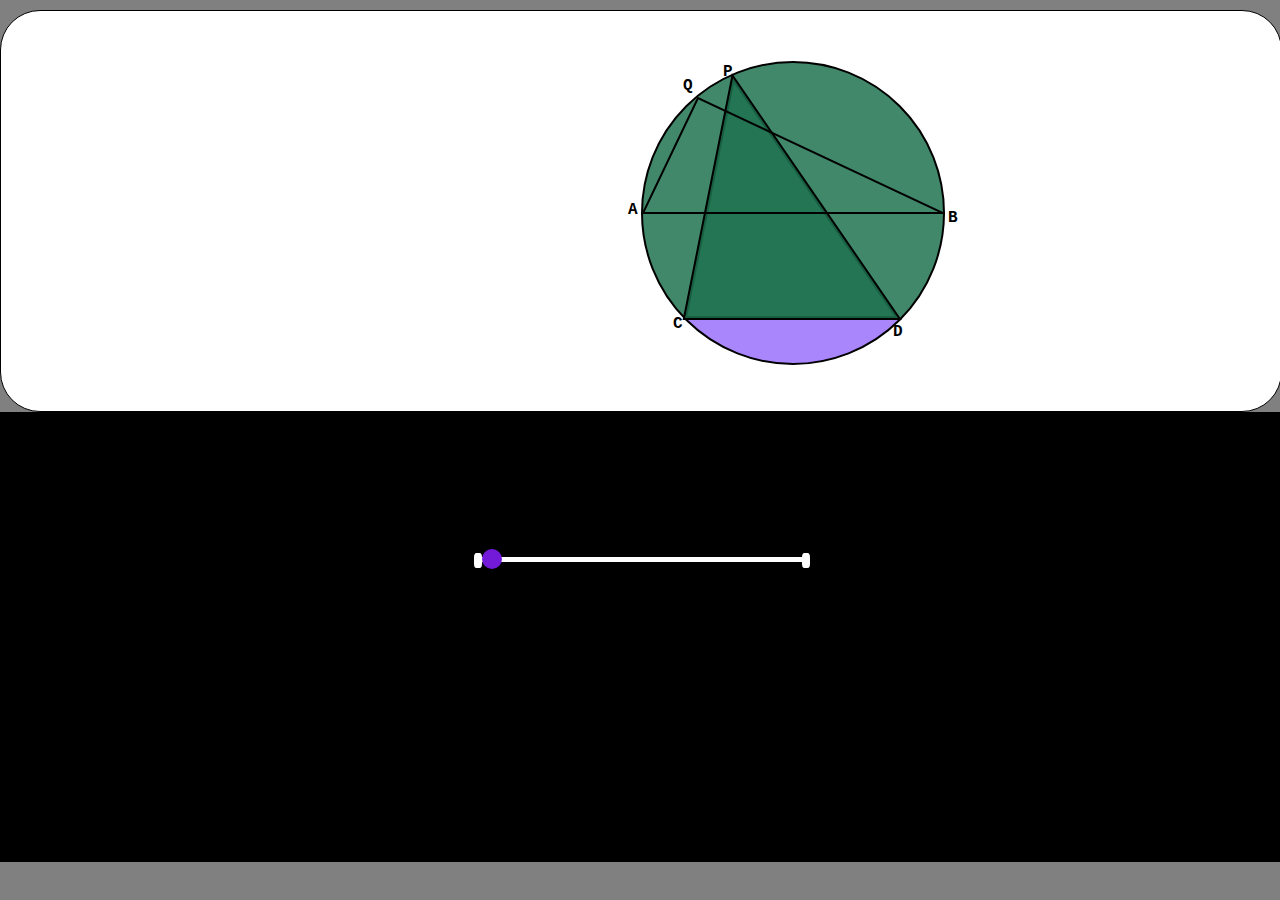
<file: Bhigusa Health Care/index.html>
<!DOCTYPE html>
<html lang="en">
<head>
    <meta charset="UTF-8">
    <meta http-equiv="X-UA-Compatible" content="IE=edge">
    <meta name="viewport" content="width=device-width, initial-scale=1.0">
    <script data-require="jquery" data-semver="3.1.1" src="https://ajax.googleapis.com/ajax/libs/jquery/3.1.1/jquery.min.js"></script>
    <script src="index.js"></script>
    <link rel="stylesheet" href="style.css">
    <title>Bhigusa Health Care Assignment</title>
</head>
<body>

    <div id ="back">
    <div id="circle">
        <label for="P" id="P">P</label>
        <label for="A" id="A">A</label>
        <label for="B" id="B">B</label>
        <label for="Q" id="Q">Q</label>
        <label for="C" id="C">C</label>
        <label for="D" id="D">D</label>
        <canvas id="myCanvas" width="300" height="300"></canvas>
        <canvas id="myCanvas1" width="300" height="300"></canvas>
        <canvas id="myCanvas2" width="300" height="300"></canvas>
    </div>
    </div>
    <div class="inline">
        <div class="edge" id ="leftbox"></div>
        <input type="range" min="200" max="300" value="100" class="slider" id="middlebox">
        <div class="edge" id="rightbox"></div>
      </div>
    
</body>
</html>
</file>
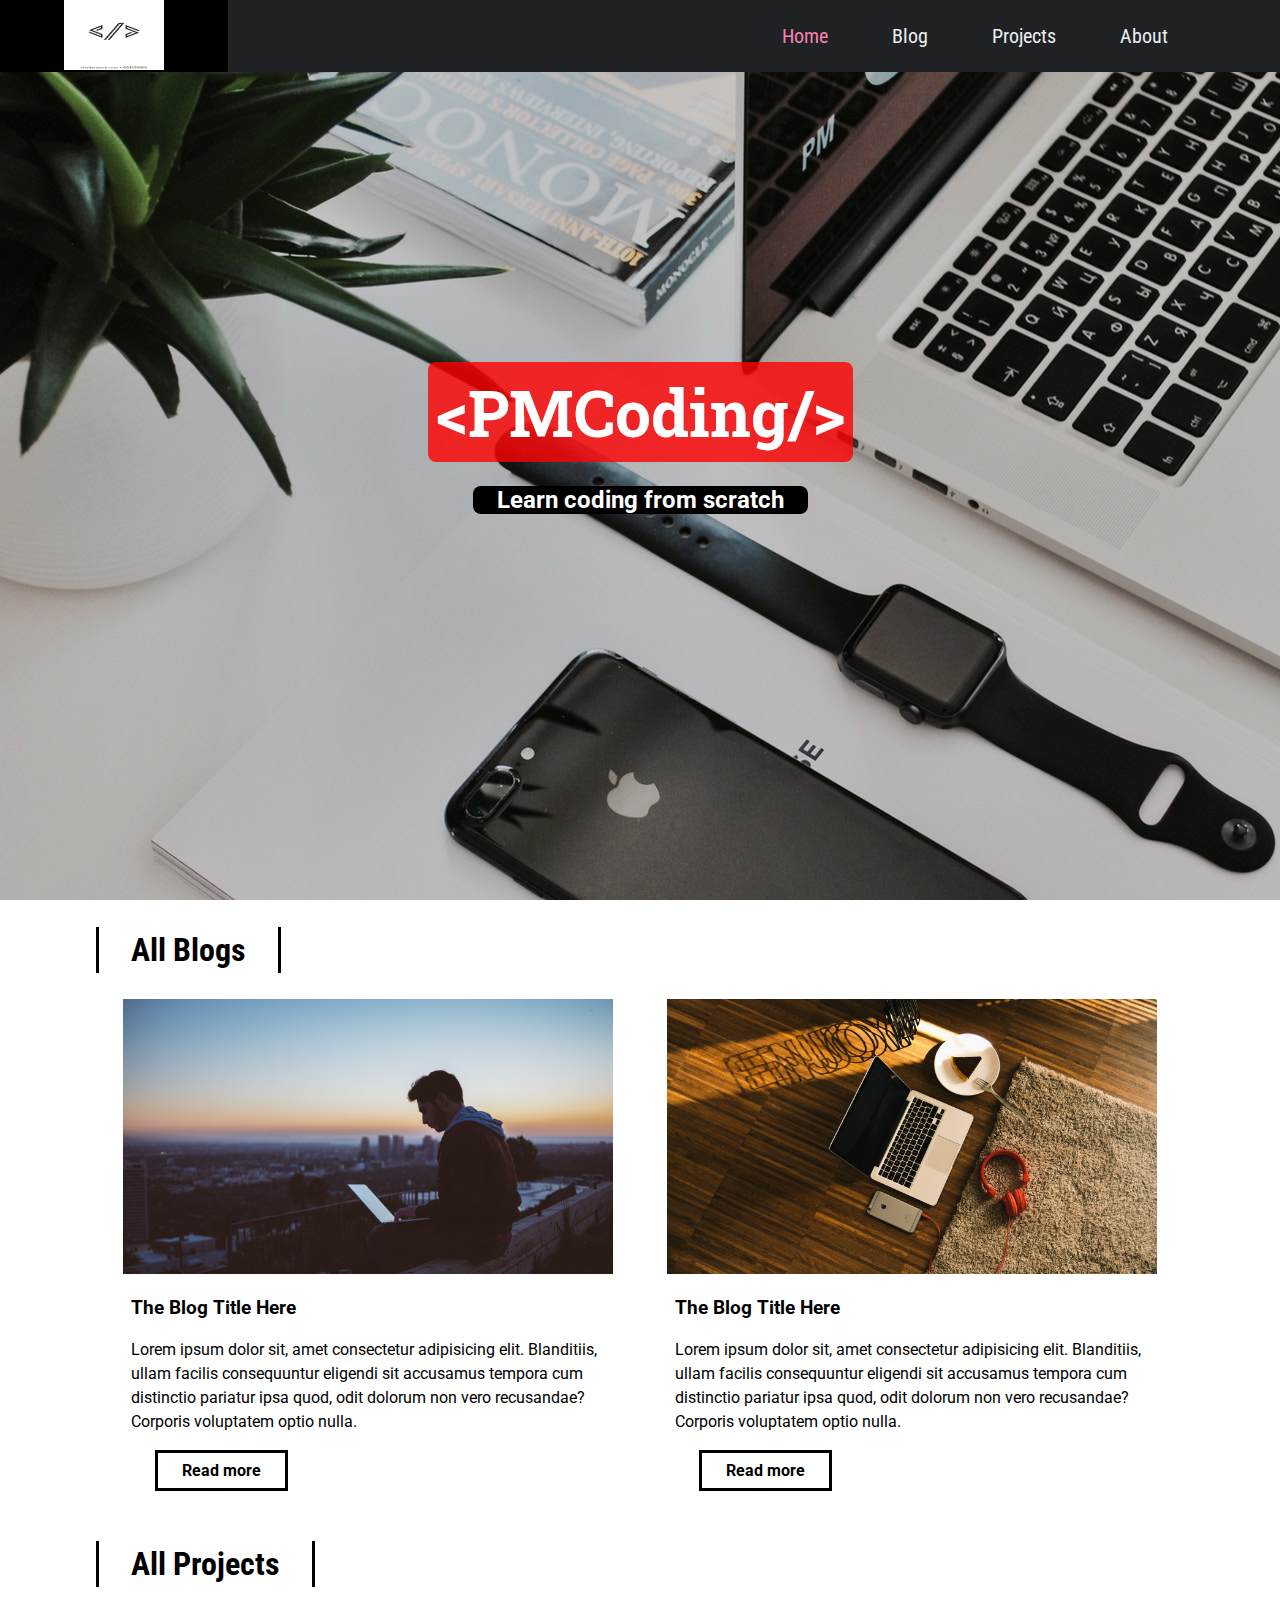
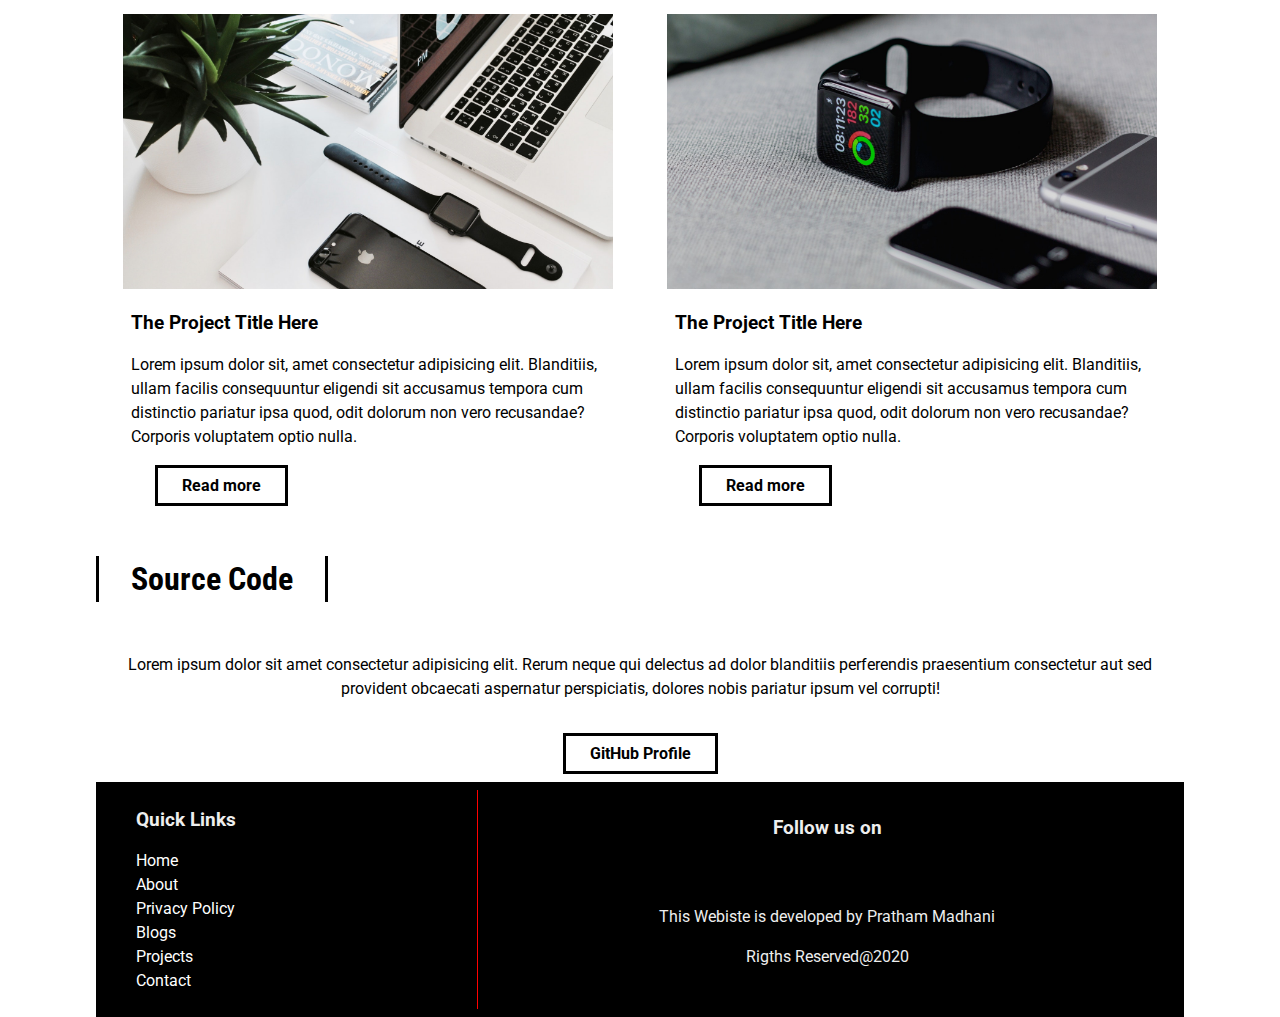
<file: Coding Website/index.html>
<!DOCTYPE html>
<html lang="en">

<head>
    <meta charset="UTF-8">
    <meta name="viewport" content="width=device-width, initial-scale=1.0">
    <meta http-equiv="X-UA-Compatible" content="ie=edge">
    <link rel="stylesheet" href="https://use.fontawesome.com/releases/v5.1.0/css/all.css" integrity="sha384-lKuwvrZot6UHsBSfcMvOkWwlCMgc0TaWr+30HWe3a4ltaBwTZhyTEggF5tJv8tbt"
        crossorigin="anonymous">
    <link href="https://fonts.googleapis.com/css?family=Roboto|Roboto+Condensed|Roboto+Slab" rel="stylesheet">
    <link rel="stylesheet" href="styles.css">
    <title>PMCoding</title>
    <link rel="shortcut icon"  href="img/logo.png">
</head>

<body>
    <div id="slideout-menu">
        <ul>
            <li>
                <a href="index.html">Home</a>
            </li>
            <li>
                <a href="bloglist.html">Blog</a>
            </li>
            <li>
                <a href="blogpost.html">Projects</a>
            </li>
            <li>
                <a href="about.html">About</a>
            </li>
            <li>
                <input type="text" placeholder="Search Here">
            </li>
        </ul>
    </div>

    <nav>
        <div id="logo-img">
            <a href="#">
                <img src="img/logo.png" alt="PMCoding Logo">
            </a>
        </div>
        <div id="menu-icon">
            <i class="fas fa-bars"></i>
        </div>
        <ul>
            <li>
                <a class="active" href="index.html">Home</a>
            </li>
            <li>
                <a href="bloglist.html">Blog</a>
            </li>
            <li>
                <a href="blogpost.html">Projects</a>
            </li>
            <li>
                <a href="about.html">About</a>
            </li>
            <li>
                <div id="search-icon">
                    <i class="fas fa-search"></i>
                </div>
            </li>
        </ul>
    </nav>

    <div id="searchbox">
        <input type="text" placeholder="Search Here">
    </div>

    <div id="banner">
        <h1>&lt;PMCoding/&gt;</h1>
        <h3>Learn coding from scratch</h3>
    </div>

    <main>
        <a href="bloglist.html">
            <h2 class="section-heading">All Blogs</h2>
        </a>

        <section>
            <div class="card">
                <div class="card-image">
                    <a href="bloglist.html">
                        <img src="img/1.jpg" alt="Card Image">
                    </a>
                </div>

                <div class="card-description">
                    <a href="bloglist.html">
                        <h3>The Blog Title Here</h3>
                    </a>
                    <p>
                        Lorem ipsum dolor sit, amet consectetur adipisicing elit. Blanditiis, ullam facilis consequuntur eligendi sit accusamus tempora
                        cum distinctio pariatur ipsa quod, odit dolorum non vero recusandae? Corporis voluptatem optio nulla.
                    </p>
                    <a href="bloglist.html" class="btn-readmore">Read more</a>
                </div>
            </div>

            <div class="card">
                <div class="card-image">
                    <a href="bloglist.html">
                        <img src="img/2.jpg" alt="Card Image">
                    </a>
                </div>

                <div class="card-description">
                    <a href="bloglist.html">
                        <h3>The Blog Title Here</h3>
                    </a>
                    <p>
                        Lorem ipsum dolor sit, amet consectetur adipisicing elit. Blanditiis, ullam facilis consequuntur eligendi sit accusamus tempora
                        cum distinctio pariatur ipsa quod, odit dolorum non vero recusandae? Corporis voluptatem optio nulla.
                    </p>
                    <a href="bloglist.html" class="btn-readmore">Read more</a>
                </div>
            </div>
        </section>

        <a href="blogpost.html">
        	<h2 class="section-heading">All Projects</h2>
    	</a>

        <section>
            <div class="card">
                <div class="card-image">
                    <a href="blogpost.html">
                        <img src="img/3.jpg" alt="Card Image">
                    </a>
                </div>

                <div class="card-description">
                    <a href="blogpost.html">
                        <h3>The Project Title Here</h3>
                    </a>
                    <p>
                        Lorem ipsum dolor sit, amet consectetur adipisicing elit. Blanditiis, ullam facilis consequuntur eligendi sit accusamus tempora
                        cum distinctio pariatur ipsa quod, odit dolorum non vero recusandae? Corporis voluptatem optio nulla.
                    </p>
                    <a href="blogpost.html" class="btn-readmore">Read more</a>
                </div>
            </div>

            <div class="card">
                <div class="card-image">
                    <a href="blogpost.html">
                        <img src="img/4.jpg" alt="Card Image">
                    </a>
                </div>

                <div class="card-description">
                    <a href="blogpost.html">
                        <h3>The Project Title Here</h3>
                    </a>
                    <p>
                        Lorem ipsum dolor sit, amet consectetur adipisicing elit. Blanditiis, ullam facilis consequuntur eligendi sit accusamus tempora
                        cum distinctio pariatur ipsa quod, odit dolorum non vero recusandae? Corporis voluptatem optio nulla.
                    </p>
                    <a href="blogpost.html" class="btn-readmore">Read more</a>
                </div>
            </div>
        </section>

        <h2 class="section-heading">Source Code</h2>

        <section id="section-source">
            <p>
                Lorem ipsum dolor sit amet consectetur adipisicing elit. Rerum neque qui delectus ad dolor blanditiis perferendis praesentium
                consectetur aut sed provident obcaecati aspernatur perspiciatis, dolores nobis pariatur ipsum vel corrupti!
            </p>
            <a href="#" class="btn-readmore">GitHub Profile</a>
        </section>

        <footer>
            <div id="left-footer">
                <h3>Quick Links</h3>
                <p>
                    <ul>
                        <li>
                            <a href="index.html">Home</a>
                        </li>
                        <li>
                            <a href="about.html">About</a>
                        </li>
                        <li>
                            <a href="#">Privacy Policy</a>
                        </li>
                        <li>
                            <a href="bloglist.html">Blogs</a>
                        </li>
                        <li>
                            <a href="blogpost.html">Projects</a>
                        </li>
                        <li>
                            <a href="#">Contact</a>
                        </li>
                    </ul>
                </p>
            </div>

            <div id="right-footer">
                <h3>Follow us on</h3>
                <div id="social-media-footer">
                    <ul>
                        <li>
                            <a href="#">
                                <i class="fab fa-facebook"></i>
                            </a>
                        </li>
                        <li>
                            <a href="#">
                                <i class="fab fa-youtube"></i>
                            </a>
                        </li>
                        <li>
                            <a href="#">
                                <i class="fab fa-github"></i>
                            </a>
                        </li>
                    </ul>
                </div>
                <p>This Webiste is developed by Pratham Madhani</p>
                <p>Rigths Reserved@2020</p>
            </div>
        </footer>

    </main>

    <script src="main.js"></script>
</body>

</html>
</file>
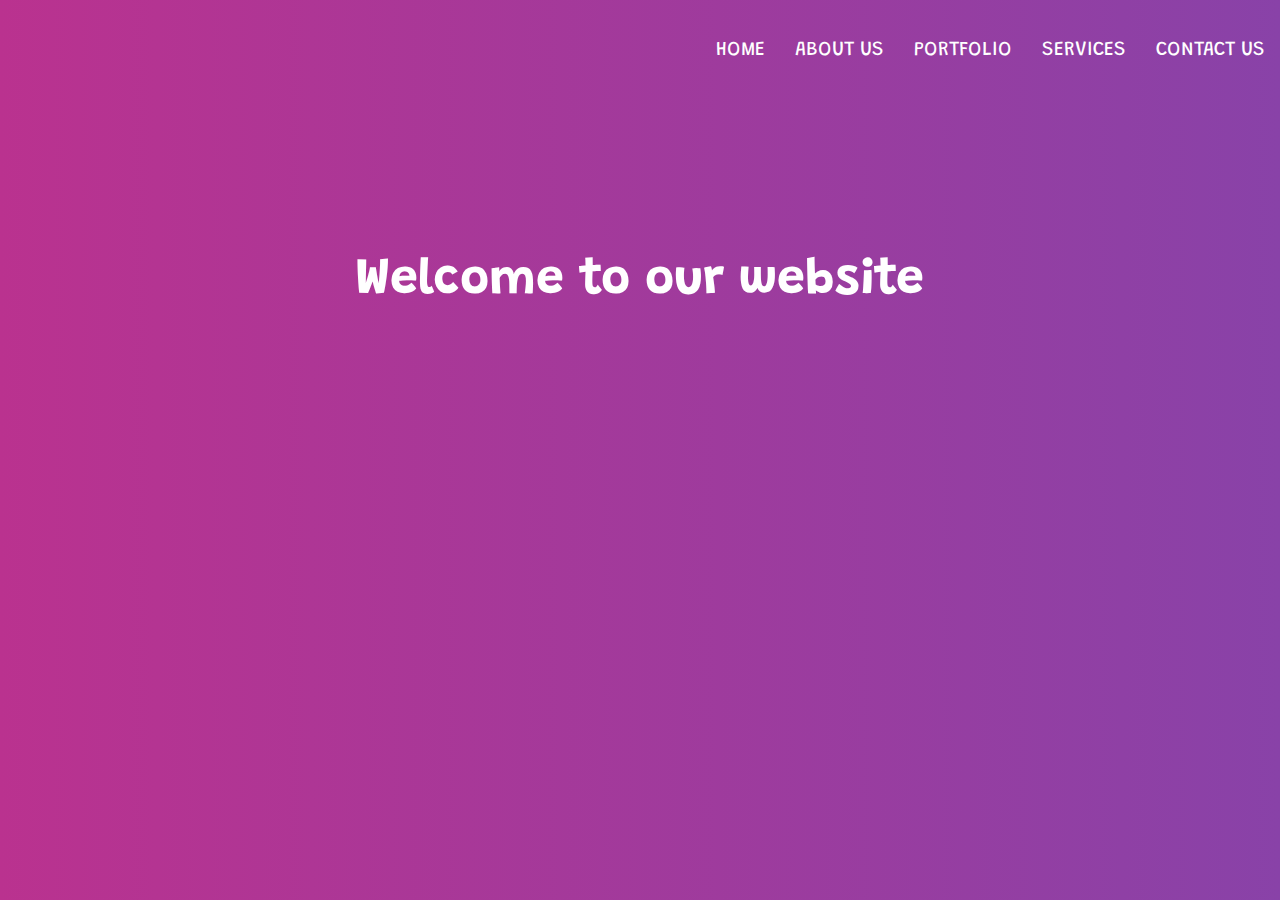
<file: html&css-1/index.html>
<!DOCTYPE html>
<html>
<head>
	<title>Animated background with HTML and CSS</title>
	<link rel="stylesheet" type="text/css" href="styles.css">
	<link href="https://fonts.googleapis.com/css2?family=Grandstander:ital,wght@1,300&display=swap" rel="stylesheet">
</head>
<body>
	<div class="banner-text">
	<ul>
		<li>Contact Us</li>
		<li>Services</li>
		<li>Portfolio</li>
		<li>About Us</li>
		<li>Home</li>
	</ul>
	
      <h2>Welcome to our website</h2>
</div>
     
  

  <div class="animation-area">
  	<ul class="box-area">
  		<li></li>
  		<li></li>
  		<li></li>
  		<li></li>
  		<li></li>
  		<li></li>
  	</ul>

  </div>

</body>
</html>
</file>
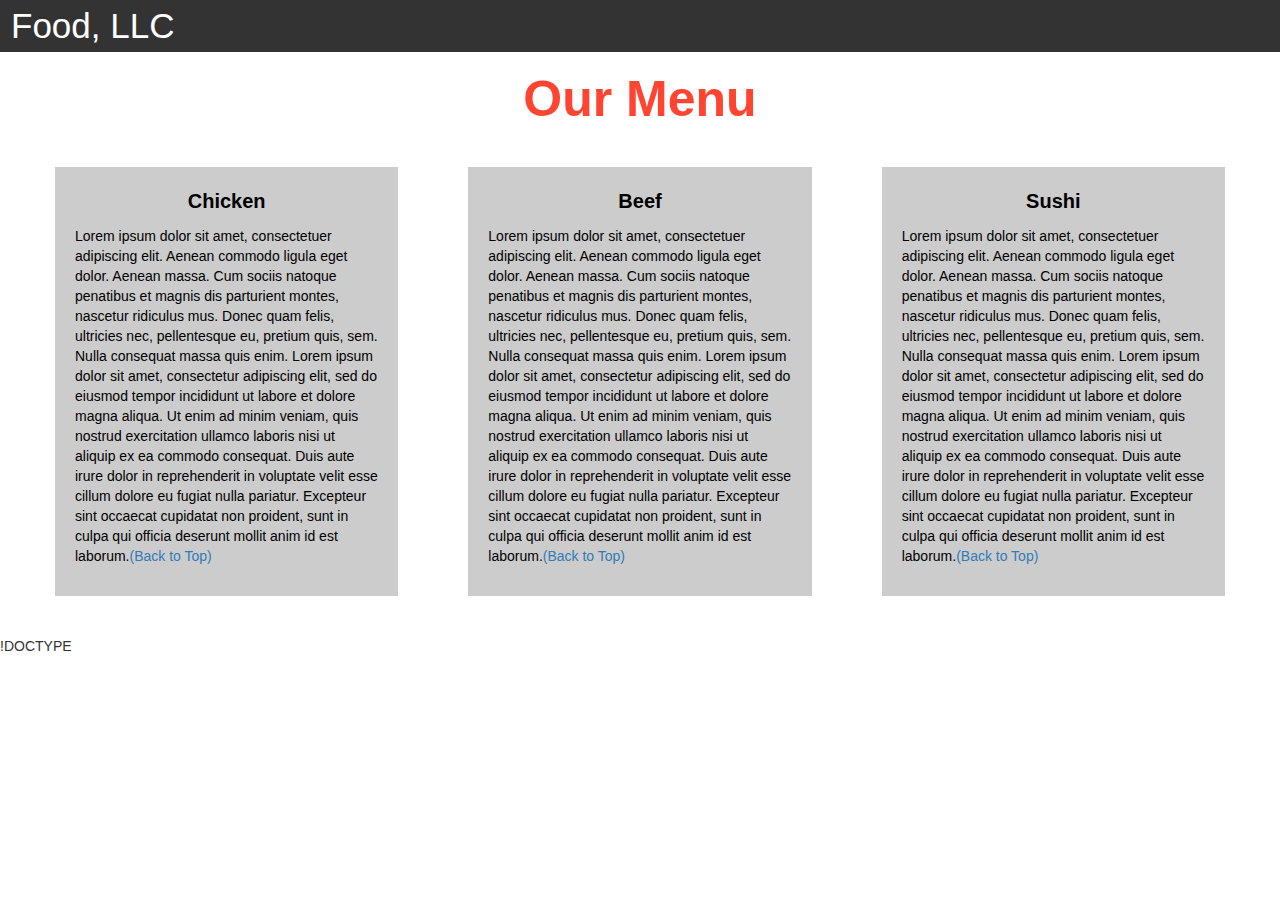
<file: module3/index.html>
<!DOCTYPE html>
<html>
<head>

<title>Module 3</title>

  <meta name="viewport" content="width=device-width, initial-scale=1">
  <link rel="stylesheet" href="https://maxcdn.bootstrapcdn.com/bootstrap/3.3.7/css/bootstrap.min.css">
  <script src="https://ajax.googleapis.com/ajax/libs/jquery/3.3.1/jquery.min.js"></script>
  <script src="https://maxcdn.bootstrapcdn.com/bootstrap/3.3.7/js/bootstrap.min.js"></script>

</head>

<meta name="viewport" content="width=device-width, initial-scale=1">
<link rel="stylesheet" type="text/css" href="styles_3.css">



<body>


<nav class="navbar" id="top">
  <div class="container-fluid">

    <div class="navbar-header">
      <button type="button" class="navbar-toggle" data-toggle="collapse" data-target="#myNavbar">
        <span class="icon-bar"></span>
        <span class="icon-bar"></span>
        <span class="icon-bar"></span> 
      </button>
      <a class="navbar-brand" href="#">Food, LLC</a>
    </div>

    <div class="collapse" id="myNavbar">
      <ul class="nav navbar-nav visible-xs">
        <li><a class="menu-item" href="#">Chicken</a></li>
        <li><a class="menu-item" href="#">Beef</a></li> 
        <li><a class="menu-item" href="#">Sushi</a></li> 
      </ul>
    </div>

  </div>
</nav>

<h1 class="main-title">Our Menu</h1>



<div class="row">

  <div class="col-lg-4 col-md-6 col-sm-12">
    <div class="content-box">
      <p class="item-name">Chicken</p>
      <p>Lorem ipsum dolor sit amet, consectetuer adipiscing elit. Aenean commodo ligula eget dolor. Aenean massa. Cum sociis natoque penatibus et magnis dis parturient montes, nascetur ridiculus mus. Donec quam felis, ultricies nec, pellentesque eu, pretium quis, sem. Nulla consequat massa quis enim. Lorem ipsum dolor sit amet, consectetur adipiscing elit, sed do eiusmod tempor incididunt ut labore et dolore magna aliqua. Ut enim ad minim veniam, quis nostrud exercitation ullamco laboris nisi ut aliquip ex ea commodo consequat. Duis aute irure dolor in reprehenderit in voluptate velit esse cillum dolore eu fugiat nulla pariatur. Excepteur sint occaecat cupidatat non proident, sunt in culpa qui officia deserunt mollit anim id est laborum.<a href="#top">(Back to Top)</a></p>
    </div>
  </div>

  <div class="col-lg-4 col-md-6 col-sm-12">
    <div class="content-box">
      <p class="item-name">Beef</p>
      <p>Lorem ipsum dolor sit amet, consectetuer adipiscing elit. Aenean commodo ligula eget dolor. Aenean massa. Cum sociis natoque penatibus et magnis dis parturient montes, nascetur ridiculus mus. Donec quam felis, ultricies nec, pellentesque eu, pretium quis, sem. Nulla consequat massa quis enim. Lorem ipsum dolor sit amet, consectetur adipiscing elit, sed do eiusmod tempor incididunt ut labore et dolore magna aliqua. Ut enim ad minim veniam, quis nostrud exercitation ullamco laboris nisi ut aliquip ex ea commodo consequat. Duis aute irure dolor in reprehenderit in voluptate velit esse cillum dolore eu fugiat nulla pariatur. Excepteur sint occaecat cupidatat non proident, sunt in culpa qui officia deserunt mollit anim id est laborum.<a href="#top">(Back to Top)</a></p>
    </div>
  </div>


  <div class="col-lg-4 col-md-12 col-sm-12">
    <div class="content-box">
      <p class="item-name">Sushi</p>
      <p>Lorem ipsum dolor sit amet, consectetuer adipiscing elit. Aenean commodo ligula eget dolor. Aenean massa. Cum sociis natoque penatibus et magnis dis parturient montes, nascetur ridiculus mus. Donec quam felis, ultricies nec, pellentesque eu, pretium quis, sem. Nulla consequat massa quis enim. Lorem ipsum dolor sit amet, consectetur adipiscing elit, sed do eiusmod tempor incididunt ut labore et dolore magna aliqua. Ut enim ad minim veniam, quis nostrud exercitation ullamco laboris nisi ut aliquip ex ea commodo consequat. Duis aute irure dolor in reprehenderit in voluptate velit esse cillum dolore eu fugiat nulla pariatur. Excepteur sint occaecat cupidatat non proident, sunt in culpa qui officia deserunt mollit anim id est laborum.<a href="#top">(Back to Top)</a></p>
    </div>
  </div>

</div>


</body>
</html>!DOCTYPE
</file>
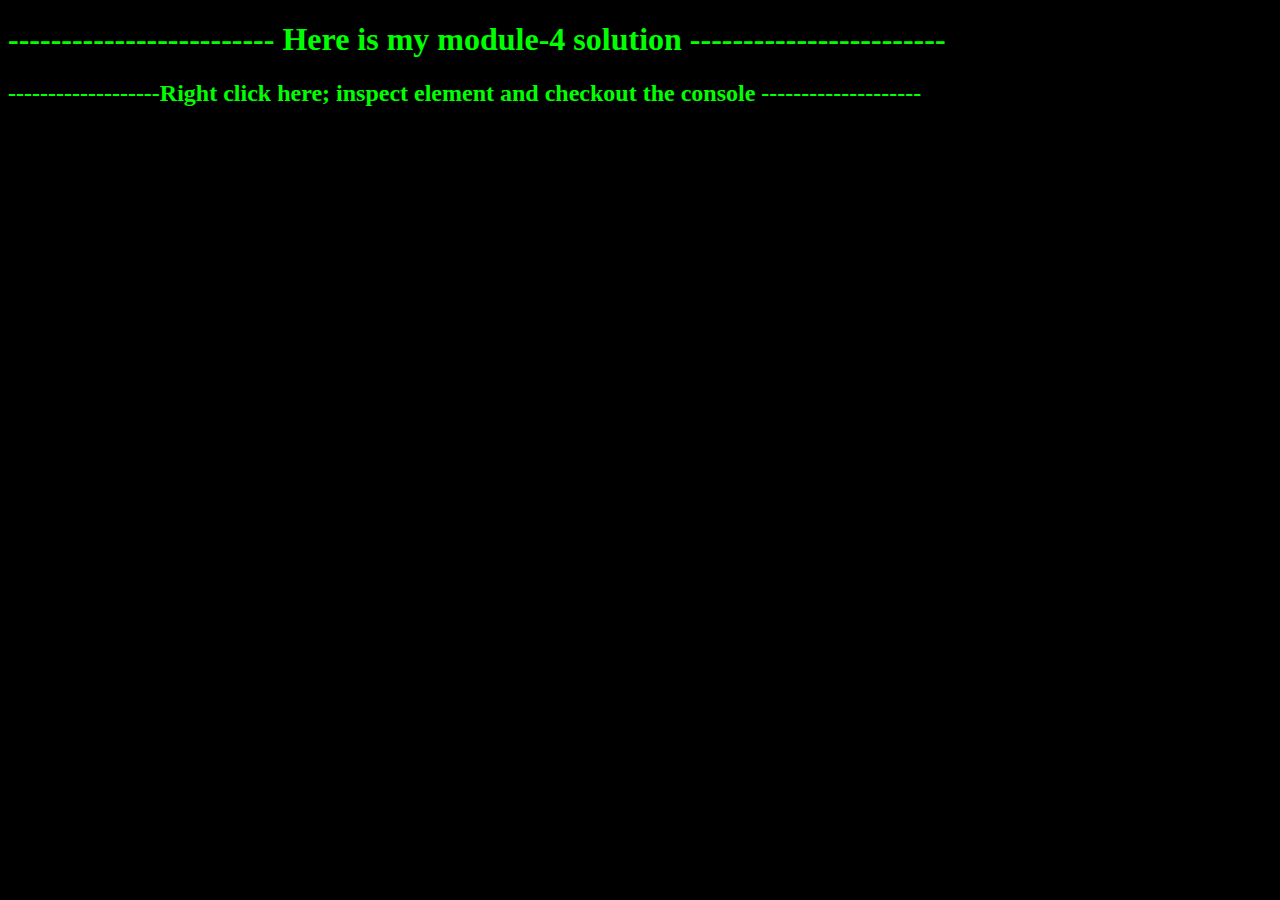
<file: module4/index.html>
<!DOCTYPE html>
<html>
<head>
  <meta charset="utf-8">
  <title>Module 4 Solution</title>
  <script src="SpeakHello.js"></script>
  <script src="SpeakGoodBye.js"></script>
  <script src="script.js"></script>
  <style>
    body {background-color: black;}
    h1,h2   {color: lime;}
    
  </style>
</head>
<body background-color = "black">
  <h1>------------------------- Here is my module-4 solution ------------------------</h1>
  <h2>-------------------Right click here; inspect element and checkout the console --------------------</h2>
    
</body>
</html>
</file>
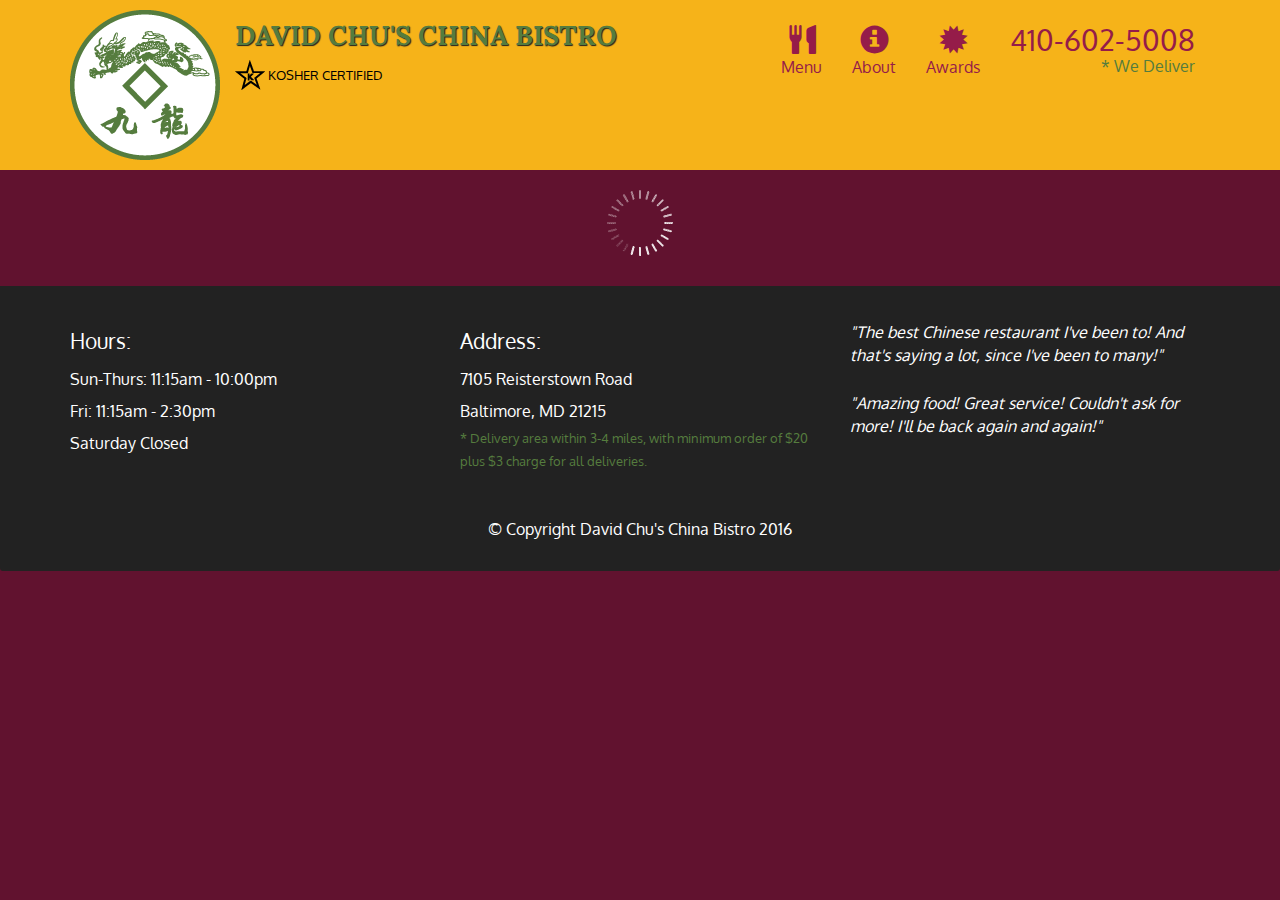
<file: module5/index.html>
<!doctype html>
<html lang="en">
  <head>
    <meta charset="utf-8">
    <meta http-equiv="X-UA-Compatible" content="IE=edge">
    <meta name="viewport" content="width=device-width, initial-scale=1">
    <title>David Chu's China Bistro</title>
    <link rel="stylesheet" href="css/bootstrap.min.css">
    <link rel="stylesheet" href="css/styles.css">
    <link href='https://fonts.googleapis.com/css?family=Oxygen:400,300,700' rel='stylesheet' type='text/css'>
    <link href='https://fonts.googleapis.com/css?family=Lora' rel='stylesheet' type='text/css'>
  </head>
<body>
  <header>
    <nav id="header-nav" class="navbar navbar-default">
      <div class="container">
        <div class="navbar-header">
          <a href="index.html" class="pull-left visible-md visible-lg">
            <div id="logo-img" alt="Logo image"></div>
          </a>

          <div class="navbar-brand">
            <a href="index.html"><h1>David Chu's China Bistro</h1></a>
            <p>
              <img src="images/star-k-logo.png" alt="Kosher certification">
              <span>Kosher Certified</span>
            </p>
          </div>

          <button id="navbarToggle" type="button" class="navbar-toggle collapsed" data-toggle="collapse" data-target="#collapsable-nav" aria-expanded="false">
            <span class="sr-only">Toggle navigation</span>
            <span class="icon-bar"></span>
            <span class="icon-bar"></span>
            <span class="icon-bar"></span>
          </button>
        </div>
        
        <div id="collapsable-nav" class="collapse navbar-collapse">
           <ul id="nav-list" class="nav navbar-nav navbar-right">
            <li id="navHomeButton" class="visible-xs active">
              <a href="index.html">
                <span class="glyphicon glyphicon-home"></span> Home</a>
            </li>
            <li id="navMenuButton">
              <a href="#" onclick="$dc.loadMenuCategories();">
                <span class="glyphicon glyphicon-cutlery"></span><br class="hidden-xs"> Menu</a>
            </li>
            <li>
              <a href="#">
                <span class="glyphicon glyphicon-info-sign"></span><br class="hidden-xs"> About</a>
            </li>
            <li>
              <a href="#">
                <span class="glyphicon glyphicon-certificate"></span><br class="hidden-xs"> Awards</a>
            </li>
            <li id="phone" class="hidden-xs">
              <a href="tel:410-602-5008">
                <span>410-602-5008</span></a><div>* We Deliver</div>
            </li>
          </ul><!-- #nav-list -->
        </div><!-- .collapse .navbar-collapse -->
      </div><!-- .container -->
    </nav><!-- #header-nav -->
  </header>

  <div id="call-btn" class="visible-xs">
    <a class="btn" href="tel:410-602-5008">
    <span class="glyphicon glyphicon-earphone"></span>
    410-602-5008
    </a>
  </div>
  <div id="xs-deliver" class="text-center visible-xs">* We Deliver</div>

  <div id="main-content" class="container"></div>

  <footer class="panel-footer">
    <div class="container">
      <div class="row">
        <section id="hours" class="col-sm-4">
          <span>Hours:</span><br>
          Sun-Thurs: 11:15am - 10:00pm<br>
          Fri: 11:15am - 2:30pm<br>
          Saturday Closed
          <hr class="visible-xs">
        </section>
        <section id="address" class="col-sm-4">
          <span>Address:</span><br>
          7105 Reisterstown Road<br>
          Baltimore, MD 21215
          <p>* Delivery area within 3-4 miles, with minimum order of $20 plus $3 charge for all deliveries.</p>
          <hr class="visible-xs">
        </section>
        <section id="testimonials" class="col-sm-4">
          <p>"The best Chinese restaurant I've been to! And that's saying a lot, since I've been to many!"</p>
          <p>"Amazing food! Great service! Couldn't ask for more! I'll be back again and again!"</p>
        </section>
      </div>
      <div class="text-center">&copy; Copyright David Chu's China Bistro 2016</div>
    </div>
  </footer>

  <!-- jQuery (Bootstrap JS plugins depend on it) -->
  <script src="js/jquery-2.1.4.min.js"></script>
  <script src="js/bootstrap.min.js"></script>
  <script src="js/ajax-utils.js"></script>
  <script src="js/script.js"></script>
</body>
</html>
</file>
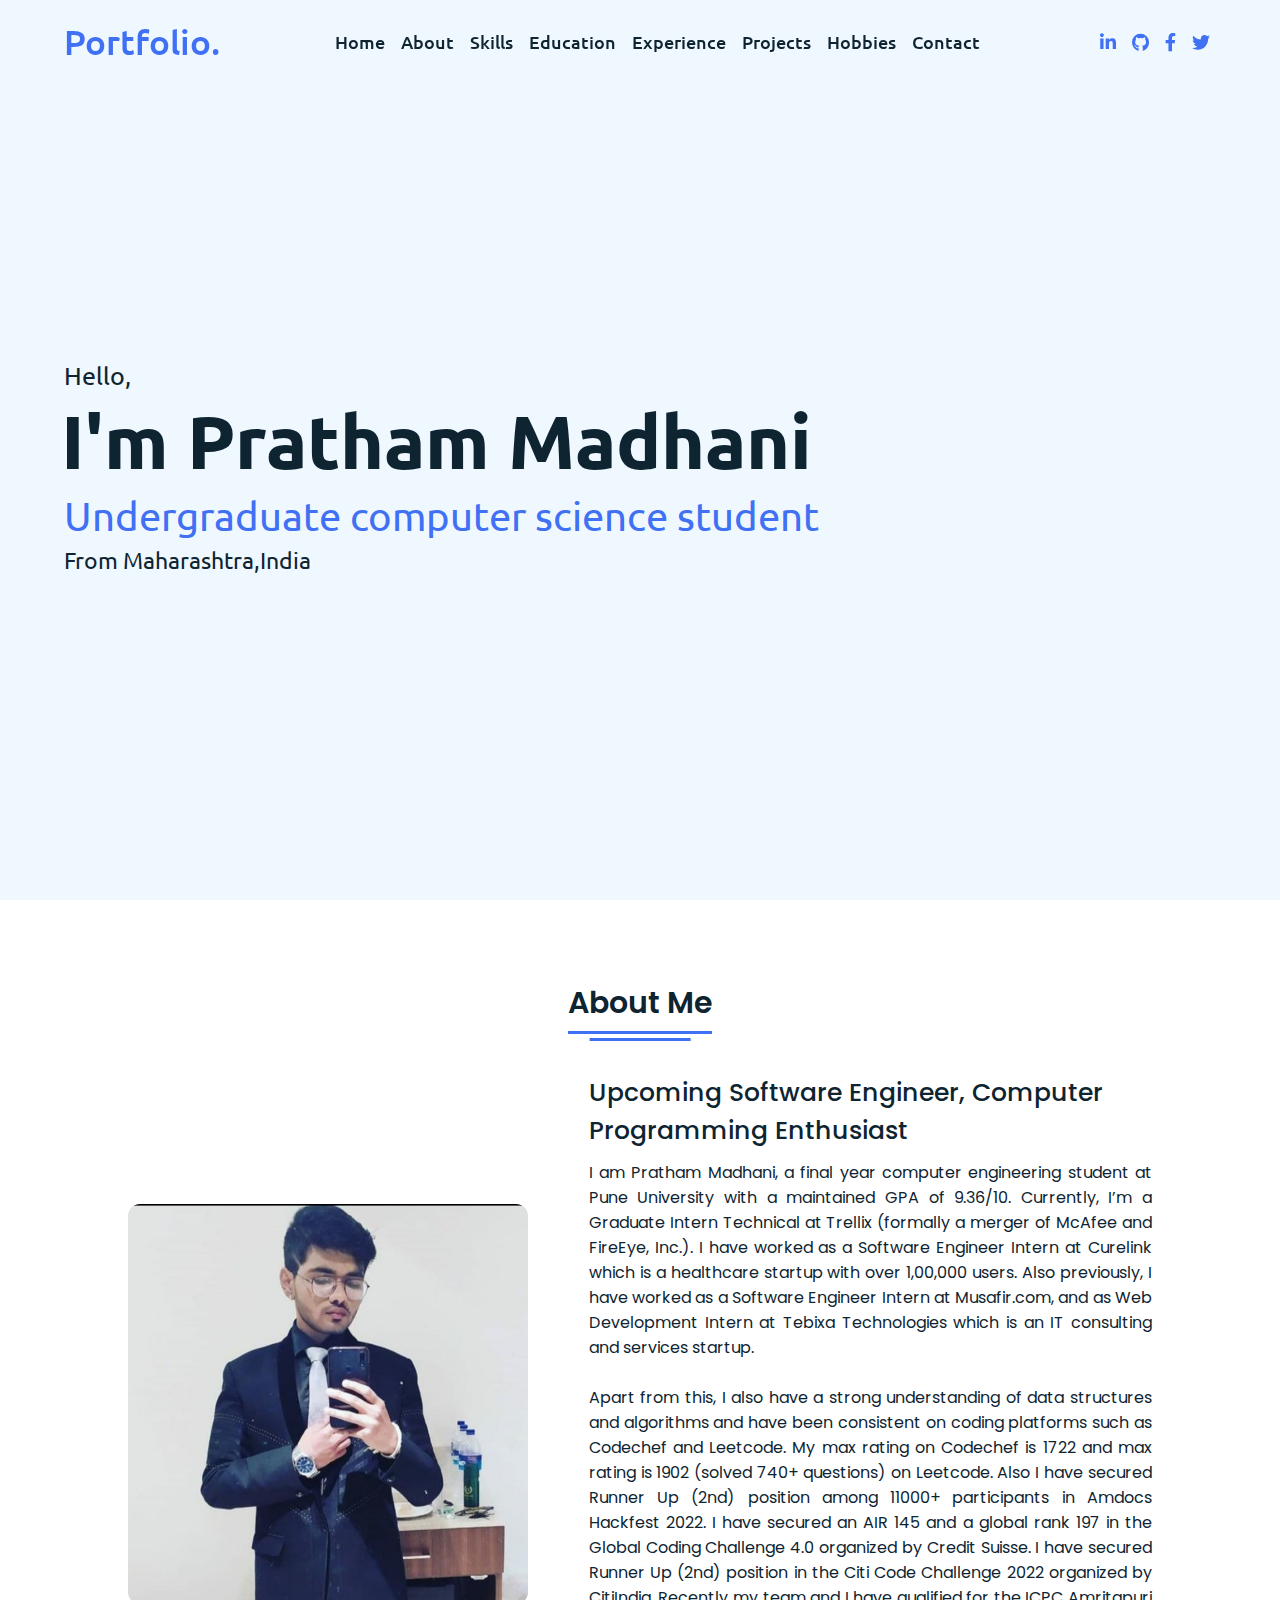
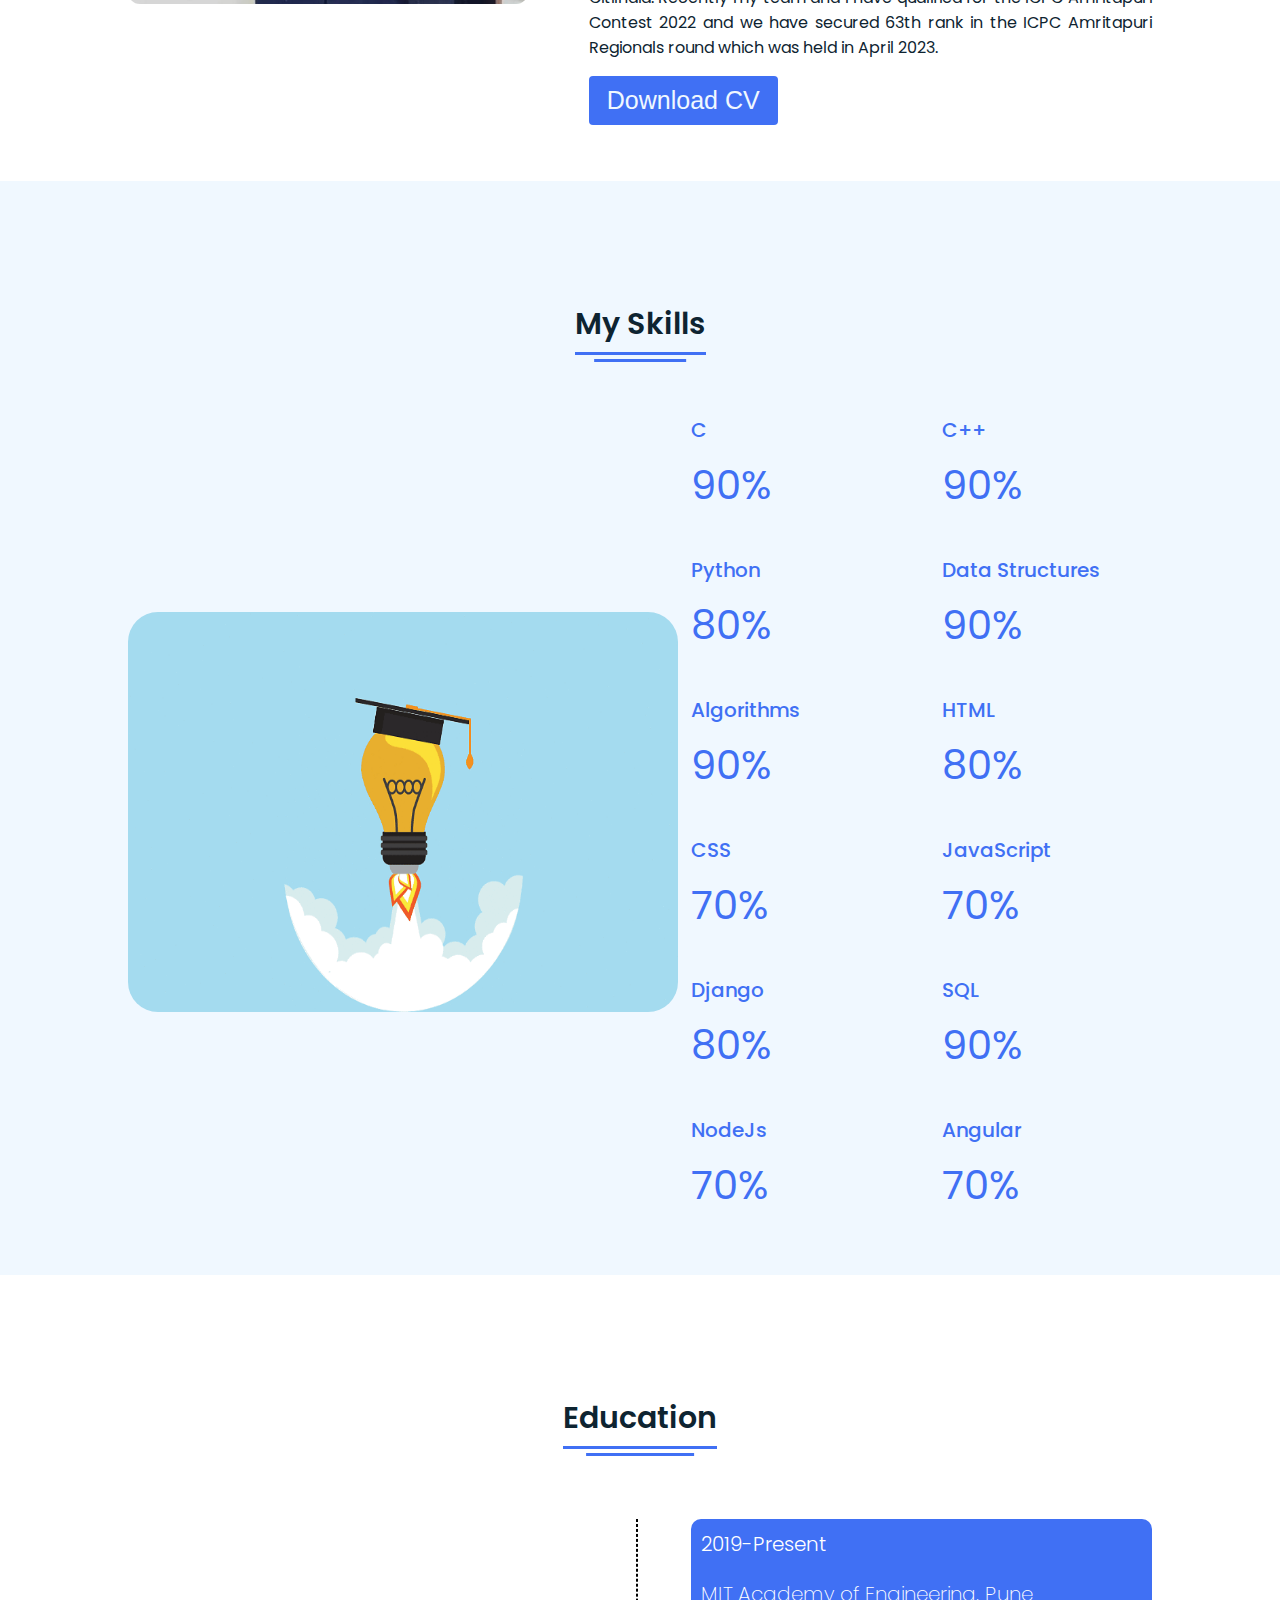
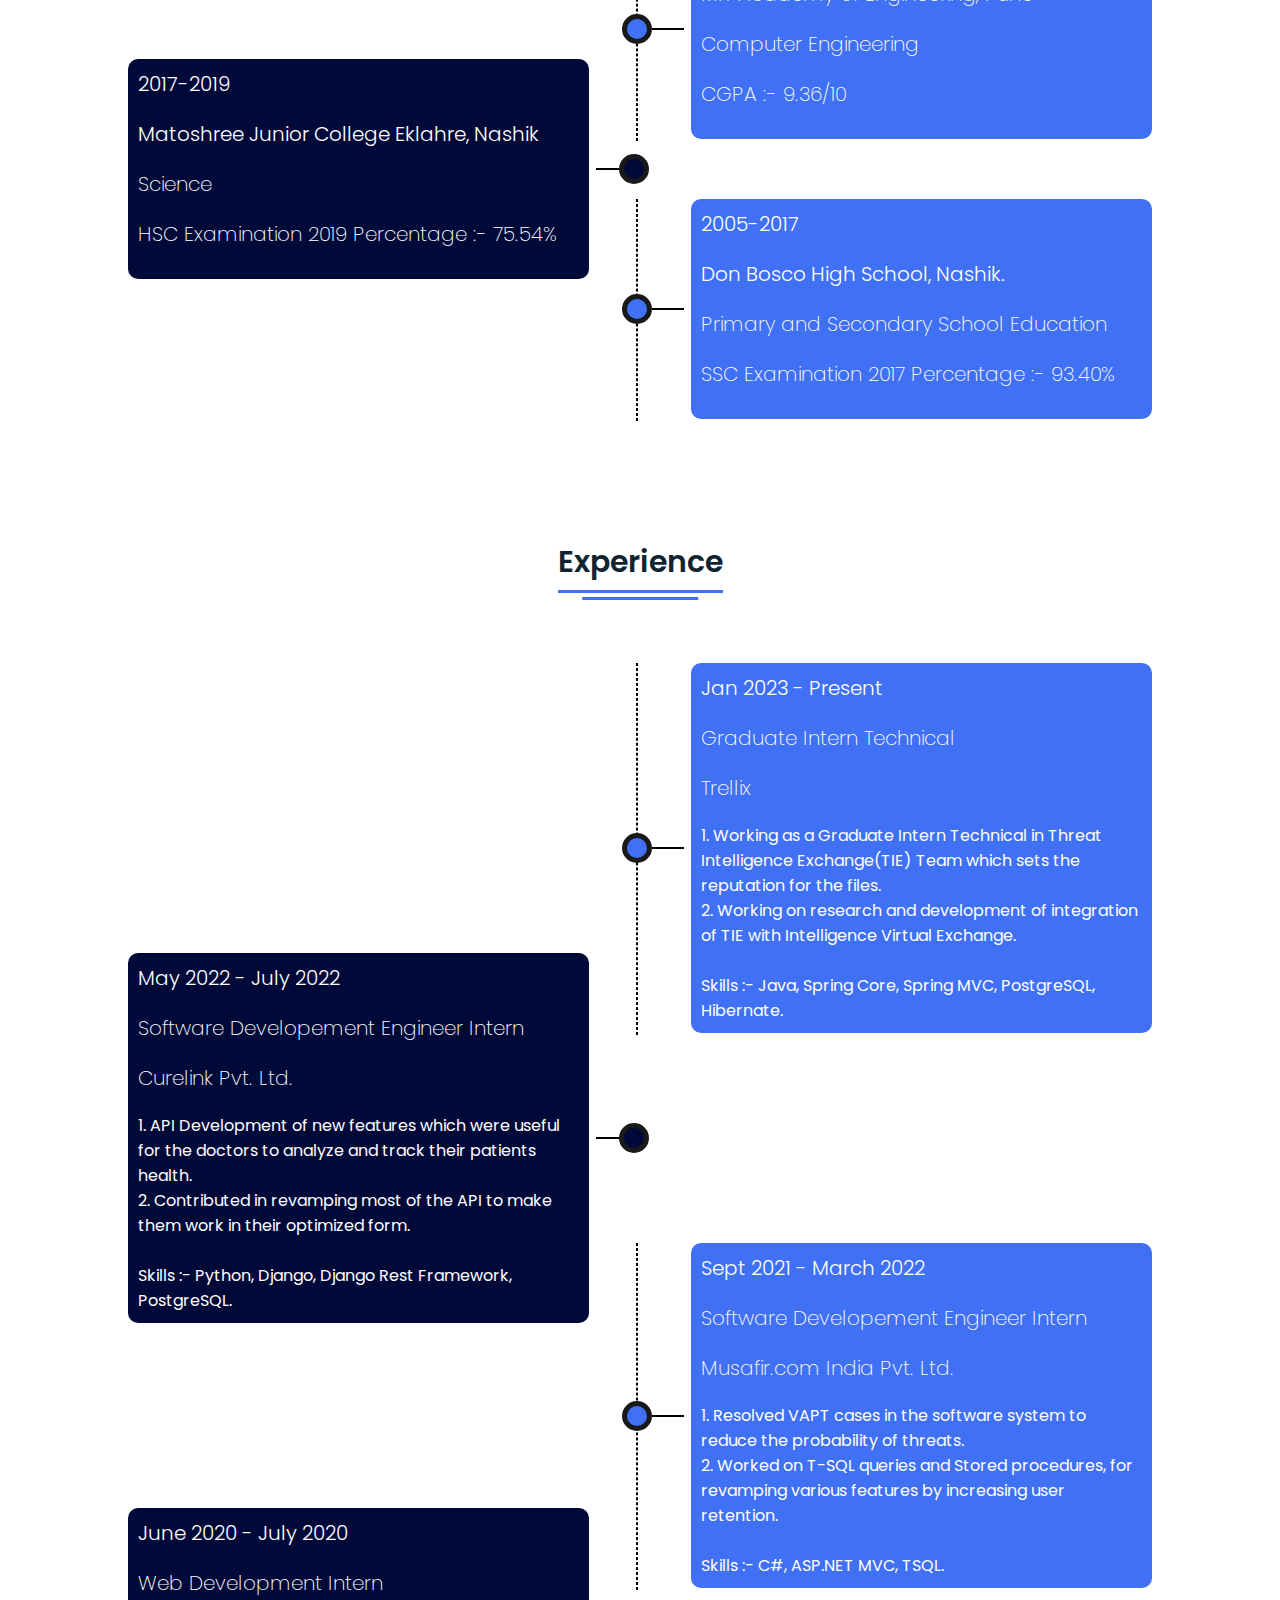
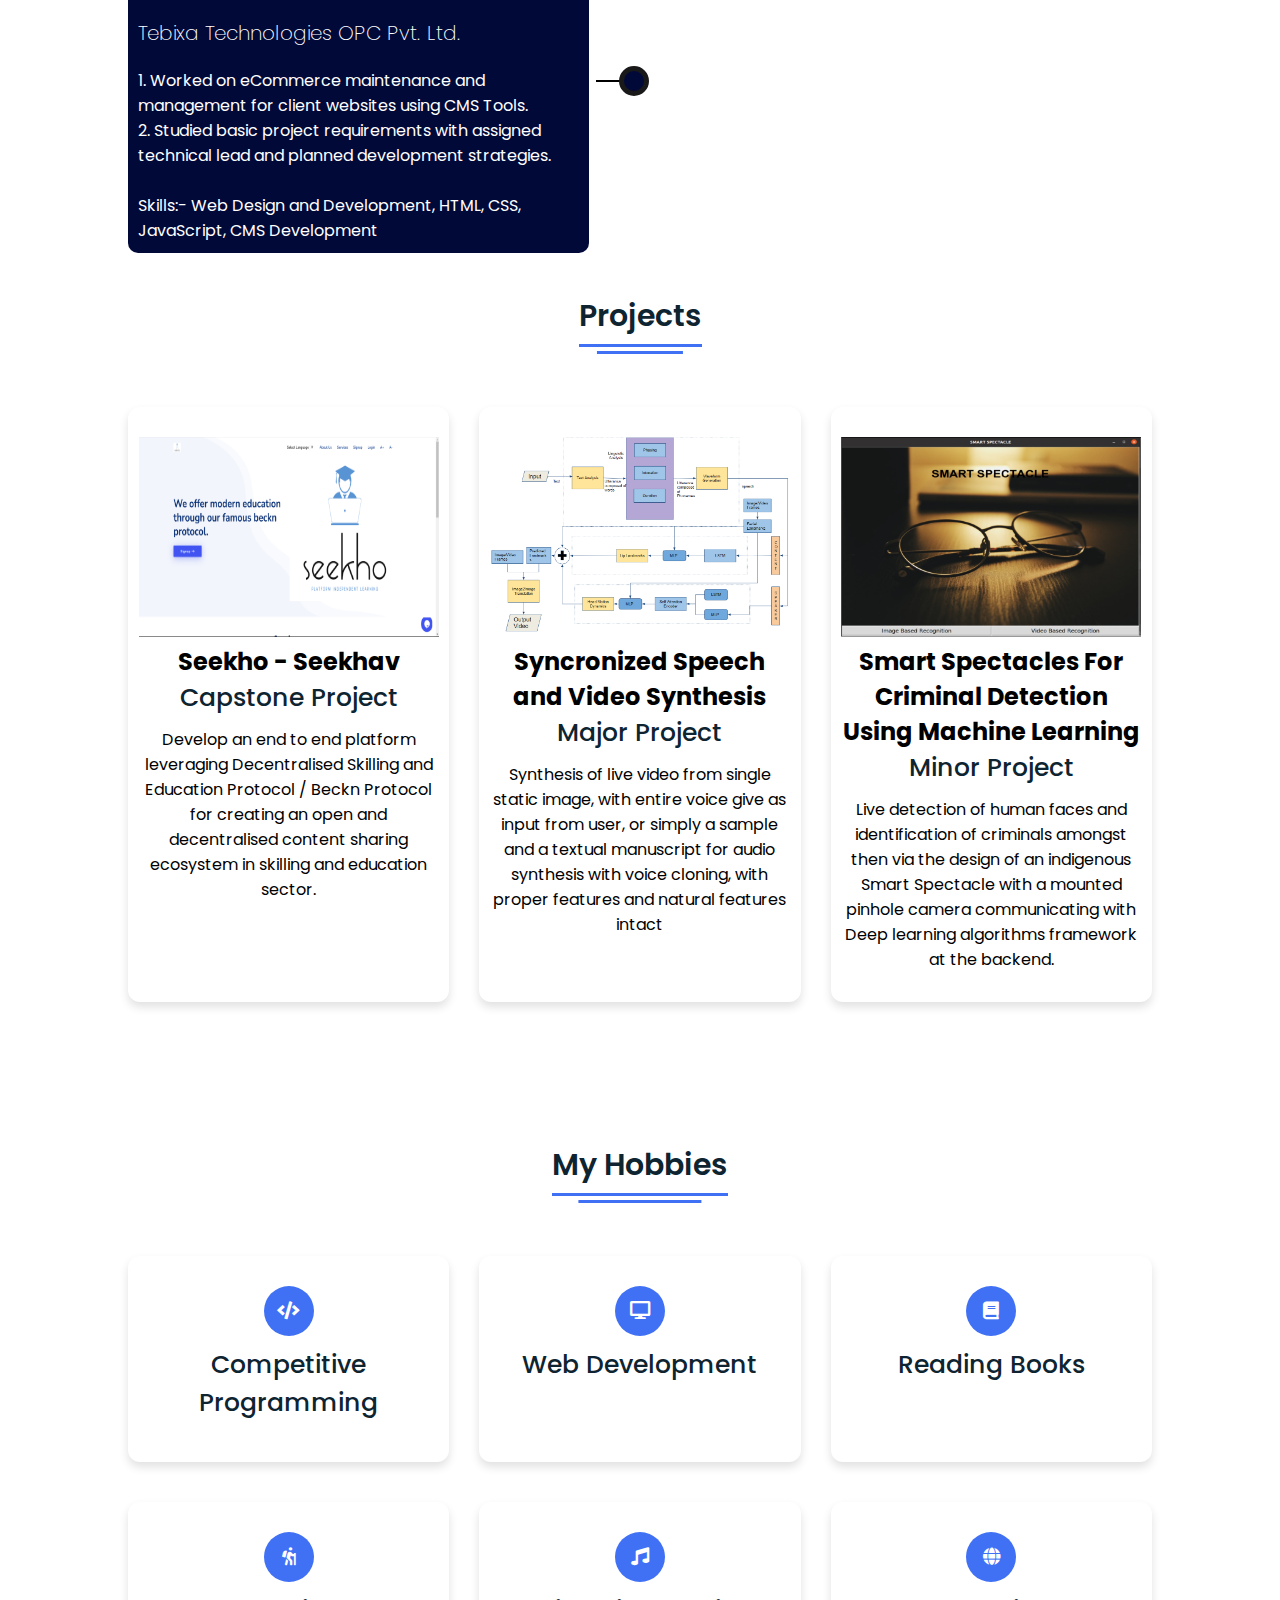
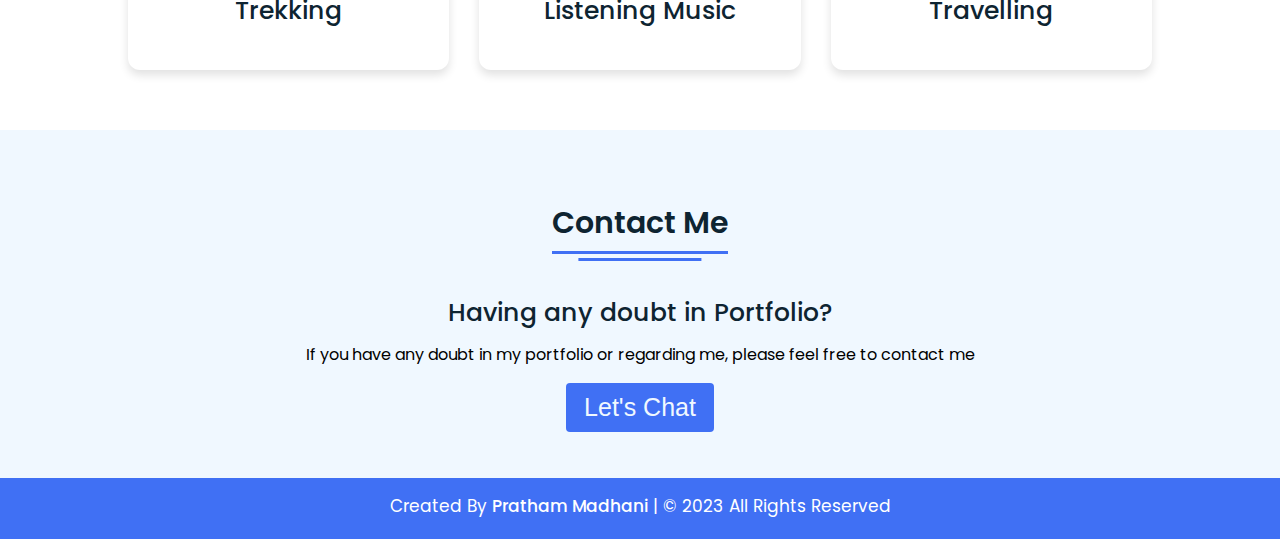
<file: Portfolio Pratham Madhani/index.html>
<!DOCTYPE html>
<html lang="en" dir="ltr">
  <head>
    <meta charset="UTF-8">
    <title>Pratham Madhani</title>
    <link rel="stylesheet" href="style.css">
    <!-- Fontawesome CDN Link -->
    <link rel="shortcut icon" type="image/jpg" href="Images/PM+Logo.png"/>
    <link rel="stylesheet" href="https://cdnjs.cloudflare.com/ajax/libs/font-awesome/5.15.2/css/all.min.css"/>
     <meta name="viewport" content="width=device-width, initial-scale=1.0">
   </head>
<body>
  <!-- Move to up button -->
  <div class="scroll-button">
    <a href="#home"><i class="fas fa-arrow-up"></i></a>
  </div>
  <!-- navgaition menu -->
  <nav>
    <div class="navbar">
      <div class="logo"><a href="#">Portfolio.</a></div>
      <ul class="menu">
          <li><a href="#home">Home</a></li>
          <li><a href="#about">About</a></li>
          <li><a href="#skills">Skills</a></li>
          <li><a href="#edu">Education</a></li>
          <li><a href="#exp">Experience</a></li>
          <li><a href="#pro">Projects</a></li>
          <li><a href="#services">Hobbies</a></li>
          <li><a href="#contact">Contact</a></li>
          <div class="cancel-btn">
            <i class="fas fa-times"></i>
          </div>
      </ul>
      <div class="media-icons">
        <a href="https://www.linkedin.com/in/pratham-madhani-4a05091b8/"><i class="fab fa-linkedin-in"></i></a>
        <a href="https://github.com/P-28032002/"><i class="fab fa-github"></i></a>
        <a href="https://www.facebook.com/pratham.madhani"><i class="fab fa-facebook-f"></i></a>
        <a href="https://twitter.com/PrathamMadhani"><i class="fab fa-twitter"></i></a>
      </div>
    </div>
    <div class="menu-btn">
      <i class="fas fa-bars"></i>
    </div>
  </nav>

<!-- Home Section Start -->
 <section class="home" id="home">
   <div class="home-content">
     <div class="text">
       <div class="text-one">Hello,</div>
       <div class="text-two">I'm Pratham Madhani</div>
       <div class="text-three">Undergraduate computer science student</div>
       <div class="text-four">From Maharashtra,India</div>
     </div>
  
   </div>
 </section>

<!-- About Section Start -->
<section class="about" id="about">
  <div class="content">
    <div class="title"><span>About Me</span></div>
  <div class="about-details">
    <div class="left">
      <img src="Images/about.jpeg" alt="">
    </div>
    <div class="right">
      <div class="topic">Upcoming Software Engineer, Computer Programming Enthusiast</div>
      <p>I am Pratham Madhani, a final year computer engineering student at Pune University with a maintained GPA of 9.36/10. Currently, I’m a Graduate Intern Technical at Trellix (formally a merger of McAfee and FireEye, Inc.). I have worked as a Software Engineer Intern at Curelink which is a healthcare startup with over 1,00,000 users. Also previously, I have worked as a Software Engineer Intern at Musafir.com, and as Web Development Intern at Tebixa Technologies which is an IT consulting and services startup.</p>
      <br>
      <p>Apart from this, I also have a strong understanding of data structures and algorithms and have been consistent on coding platforms such as Codechef and Leetcode. My max rating on Codechef is 1722 and max rating is 1902 (solved 740+ questions) on Leetcode. Also I have secured Runner Up (2nd) position among 11000+ participants in Amdocs Hackfest 2022. I have secured an AIR 145 and a global rank 197 in the Global Coding Challenge 4.0 organized by Credit Suisse. I have secured Runner Up (2nd) position in the Citi Code Challenge 2022 organized by CitiIndia. Recently my team and I have qualified for the ICPC Amritapuri Contest 2022 and we have secured 63th rank in the ICPC Amritapuri Regionals round which was held in April 2023.</p>
      <div class="button">
        <button><a href ="Pratham Madhani's Resume.pdf" download>Download CV</a></button>
      </div>
    </div>
  </div>
  </div>
</section>

<!-- My Skill Section Start -->
<!-- Section Tag and Other Div will same where we need to put same CSS -->
<section class="skills" id="skills">
 <div class="content">
   <div class="title"><span>My Skills</span></div>
   <div class="skills-details">
     <div class="text">
       <img src="Images/skills.gif" alt="skills" style="width:550px;height:400px;border-radius:30px">
     </div>
     <div class="boxes">
       <div class="box">
         <div class="topic">C</div>
         <div class="per">90%</div>
       </div>
       <div class="box">
         <div class="topic">C++</div>
         <div class="per">90%</div>
       </div>
       <div class="box">
         <div class="topic">Python</div>
         <div class="per">80%</div>
       </div>
       <div class="box">
         <div class="topic">Data Structures</div>
         <div class="per">90%</div>
       </div>
       <div class="box">
        <div class="topic">Algorithms</div>
        <div class="per">90%</div>
      </div>
      <div class="box">
        <div class="topic">HTML</div>
        <div class="per">80%</div>
      </div>
      <div class="box">
        <div class="topic">CSS</div>
        <div class="per">70%</div>
      </div>
      <div class="box">
        <div class="topic">JavaScript</div>
        <div class="per">70%</div>
      </div>
      <div class="box">
        <div class="topic">Django</div>
        <div class="per">80%</div>
      </div>
      <div class="box">
        <div class="topic">SQL</div>
        <div class="per">90%</div>
      </div>
      <div class="box">
        <div class="topic">NodeJs</div>
        <div class="per">70%</div>
      </div>
      <div class="box">
        <div class="topic">Angular</div>
        <div class="per">70%</div>
      </div>
     </div>
   </div>
 </div>
</section>

<!--Education-->
<section class="services" id="edu">
  <div class="timeline">
    <div class="heading"><span>Education</span></div>
    <div class="card">
      <div class="card-body">
        <h1 class="card-title">2019-Present</h1>
        <h1 class="card-title-small">MIT Academy of Engineering, Pune</h1>
        <h1 class="card-title-small">Computer Engineering</h1>
        <h1 class="card-title-small">CGPA :- 9.36/10</h1>
      </div>
    </div>
    <div class="card">
      <div class="card-body">
        <h1 class="card-title">2017-2019</h1>
        <h1 class="card-title">Matoshree Junior College Eklahre, Nashik</h1>
        <h1 class="card-title-small">Science</h1>
        <h1 class="card-title-small">HSC Examination 2019 Percentage :- 75.54%</h1>
      </div>
    </div>
    <div class="card">
      <div class="card-body">
        <h1 class="card-title">2005-2017</h1>
        <h1 class="card-title">Don Bosco High School, Nashik.</h1>
        <h1 class="card-title-small">Primary and Secondary School Education</h1>
        <h1 class="card-title-small">SSC Examination 2017 Percentage :- 93.40%</h1>
      </div>
    </div>
  </div>
  </div>
</section>

<!--Experience-->
<section class="services" id="exp">
  <div class="timeline">
    <div class="heading"><span>Experience</span></div>
    <div class="card">
      <div class="card-body">
        <h1 class="card-title">Jan 2023 - Present</h1>
        <h1 class="card-title-small">Graduate Intern Technical</h1>
        <h1 class="card-title-small">Trellix</h1>
        <p class="card-detail">1. Working as a Graduate Intern Technical in Threat Intelligence Exchange(TIE) Team which sets the reputation for the files.<br>2. Working on research and development of integration of TIE with Intelligence Virtual Exchange.<br><br>Skills :- Java, Spring Core, Spring MVC, PostgreSQL, Hibernate.</p>
      </div>
    </div>
    <div class="card">
      <div class="card-body">
        <h1 class="card-title">May 2022 - July 2022</h1>
        <h2 class="card-title-small">Software Developement Engineer Intern</h2>
        <h2 class="card-title-small">Curelink Pvt. Ltd.</h2>
        <p class="card-detail">1.  API Development of new features which were useful for the doctors to analyze and track their patients health.<br>2. Contributed in revamping most of the API to make them work in their optimized form. <br><br>Skills :- Python, Django, Django Rest Framework, PostgreSQL.</p>
      </div>
    </div>
    <div class="card">
      <div class="card-body">
        <h1 class="card-title">Sept 2021 - March 2022</h1>
        <h1 class="card-title-small">Software Developement Engineer Intern</h1>
        <h1 class="card-title-small">Musafir.com India Pvt. Ltd.</h1>
        <p class="card-detail">1. Resolved VAPT cases in the software system to reduce the probability of threats.<br>2. Worked on T-SQL queries and Stored procedures, for revamping various features by increasing user retention.<br><br>Skills :- C#, ASP.NET MVC, TSQL.</p>
      </div>
    </div>
    <div class="card">
      <div class="card-body">
        <h1 class="card-title">June 2020 - July 2020</h1>
        <h1 class="card-title-small">Web Development Intern</h1>
        <h1 class="card-title-small">Tebixa Technologies OPC Pvt. Ltd.</h1>
        <p class="card-detail">1. Worked on eCommerce maintenance and management for client websites using CMS Tools.<br>2. Studied basic project requirements with assigned technical lead and planned development strategies.<br><br>Skills:- Web Design and Development, HTML, CSS, JavaScript, CMS Development</p>
      </div>
    </div>
  </div>
  </div>
</section>

<!--Projects-->
<section class="services" id="pro">
  <div class="content">
    <div class="title"><span>Projects</span></div>
    <div class="boxes">
     <div class="box">
      <a href="https://github.com/P-28032002/Skillathon_Team_3.14"><img src="Images/Capstone Project.png" alt="Projects" width="300px" height="200px"></a>
      <h2>Seekho - Seekhav</h2>
      <div class="topic">Capstone Project</div>
      <p>Develop an end to end platform leveraging Decentralised Skilling and Education Protocol / Beckn Protocol for creating an open and decentralised content sharing ecosystem in skilling and education sector.</p>
    </div>
      <div class="box">
        <a href="https://docs.google.com/presentation/d/102wvsrojJkmTiUC8ejfvhBiWtJdKb_Qs/"><img src="Images/Major Project.png" alt="Projects" width="300px" height="200px"></a>
        <h2>Syncronized Speech and Video Synthesis</h2>
        <div class="topic">Major Project</div>
        <p>Synthesis of live video from single static image, with entire voice give as input from user, or simply a sample and a textual manuscript for audio synthesis with voice cloning, with proper features and natural features intact</p>
    </div>
      <div class="box">
        <a href="https://github.com/P-28032002/Face-Recognition"><img src="Images/Minor Project.png" alt="Projects" width="300px" height="200px"></a>
        <h2>Smart Spectacles For Criminal Detection Using Machine Learning</h2>
        <div class="topic">Minor Project</div>
        <p>Live detection of human faces and identification of criminals amongst then via the design of an indigenous Smart Spectacle with a mounted pinhole camera communicating with Deep learning algorithms framework at the backend.</p>
  </div>
</section>

<!-- My Services Section Start -->
 <section class="services" id="services">
   <div class="content">
     <div class="title"><span>My Hobbies</span></div>
     <div class="boxes">
      <div class="box">
         <div class="icon">
           <i class="fas fa-code"></i>
       </div>
       <div class="topic">Competitive Programming</div>
     </div>
       <div class="box">
         <div class="icon">
           <i class="fas fa-desktop"></i>
       </div>
       <div class="topic">Web Development</div>
     </div>
       <div class="box">
         <div class="icon">
           <i class="fas fa-book"></i>
       </div>
       <div class="topic">Reading Books</div>
     </div>
       <div class="box">
         <div class="icon">
           <i class="fas fa-hiking"></i>
       </div>
       <div class="topic">Trekking</div>
     </div>
       <div class="box">
         <div class="icon">
            <i class="fas fa-music"></i>
       </div>
       <div class="topic">Listening Music</div>
     </div>
       <div class="box">
         <div class="icon">
           <i class="fas fa-globe"></i>
       </div>
       <div class="topic">Travelling</div>
     </div>
   </div>
   </div>
 </section>

<!-- Contact Me section Start -->
<section class="contact" id="contact">
  <div class="content">
    <div class="title"><span>Contact Me</span></div>
    <div class="text">
      <div class="topic">Having any doubt in Portfolio?</div>
      <p>If you have any doubt in my portfolio or regarding me, please feel free to contact me </p>
      <div class="button">
        <button><a href = "https://wa.me/917038146259">Let's Chat</a></button>
      </div>
    </div>
  </div>
</section>

<!-- Footer Section Start -->
<footer>
  <div class="text">
    <span>Created By <a href="#">Pratham Madhani</a> | &#169; 2023 All Rights Reserved</span>
  </div>
</footer>

  <script src="script.js"></script>
</body>
</html>
</file>
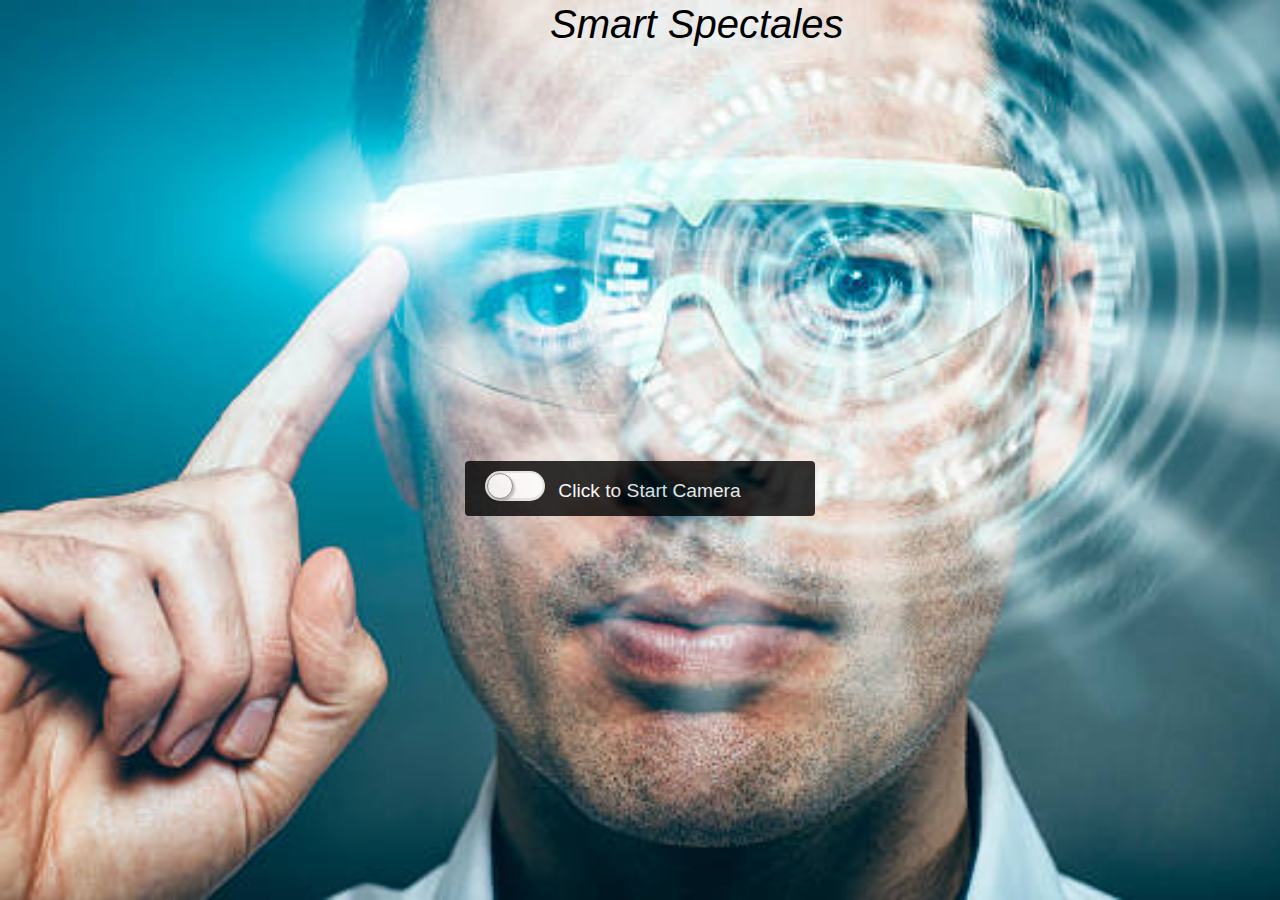
<file: Access_webcam/demo/index.html>
<!DOCTYPE html>
<html>
<head>
    <meta charset='utf-8'>
    <meta http-equiv='X-UA-Compatible' content='IE=edge'>
    <link rel="shortcut icon" href ="images/favicon2.png">
    <title>Smart Spectacles-The specs which never let's you down</title>
    <meta name='viewport' content='width=device-width, initial-scale=1'>
    <link rel="icon" href="data:;base64,iVBORw0KGgo=">
    <link rel="stylesheet" href="https://stackpath.bootstrapcdn.com/bootstrap/4.3.1/css/bootstrap.min.css">
    <link href="https://fonts.googleapis.com/icon?family=Material+Icons" rel="stylesheet">
    <link rel='stylesheet' type='text/css' media='screen' href='style/webcam-demo.css'>
    <script src="//code.jquery.com/jquery-3.3.1.min.js"></script>  
    <script src="../dist/webcam-easy.min.js"></script> 
</head>
<body>
    <main id="webcam-app">
        <h1 class="ss">Smart Spectales</h1>
        <div class="form-control webcam-start" id="webcam-control">
                <label class="form-switch">
                <input type="checkbox" id="webcam-switch">
                <i></i> 
                <span id="webcam-caption">Click to Start Camera</span>
                </label>      
                <button id="cameraFlip" class="btn d-none"></button>                  
        </div>
        
        <div id="errorMsg" class="col-12 col-md-6 alert-danger d-none">
            Fail to start camera, please allow permision to access camera. <br/>
            If you are browsing through social media built in browsers, you would need to open the page in Sarafi (iPhone)/ Chrome (Android)
            <button id="closeError" class="btn btn-primary ml-3">OK</button>
        </div>
        <div class="md-modal md-effect-12">
            <div id="app-panel" class="app-panel md-content row p-0 m-0">     
                <div id="webcam-container" class="webcam-container col-12 d-none p-0 m-0">
                    <video id="webcam" autoplay playsinline width="640" height="480"></video>
                    <canvas id="canvas" class="d-none"></canvas>
                    <div class="flash"></div>
                    <audio id="snapSound" src="audio/snap.wav" preload = "auto"></audio>
                </div>
                <div id="cameraControls" class="cameraControls">
                    <a href="#" id="exit-app" title="Exit App" class="d-none"><i class="material-icons">exit_to_app</i></a>
                    <a href="#" id="take-photo" title="Take Photo"><i class="material-icons">camera_alt</i></a>
                    <a href="#" id="download-photo" download="selfie.png" target="_blank" title="Save Photo" class="d-none"><i class="material-icons">file_download</i></a>  
                    <a href="#" id="resume-camera"  title="Resume Camera" class="d-none"><i class="material-icons">camera_front</i></a>
                </div>
            </div>        
        </div>
        <div class="md-overlay"></div>
    </main>
    <script src='js/app.js'></script>
</body>
</html>
</file>
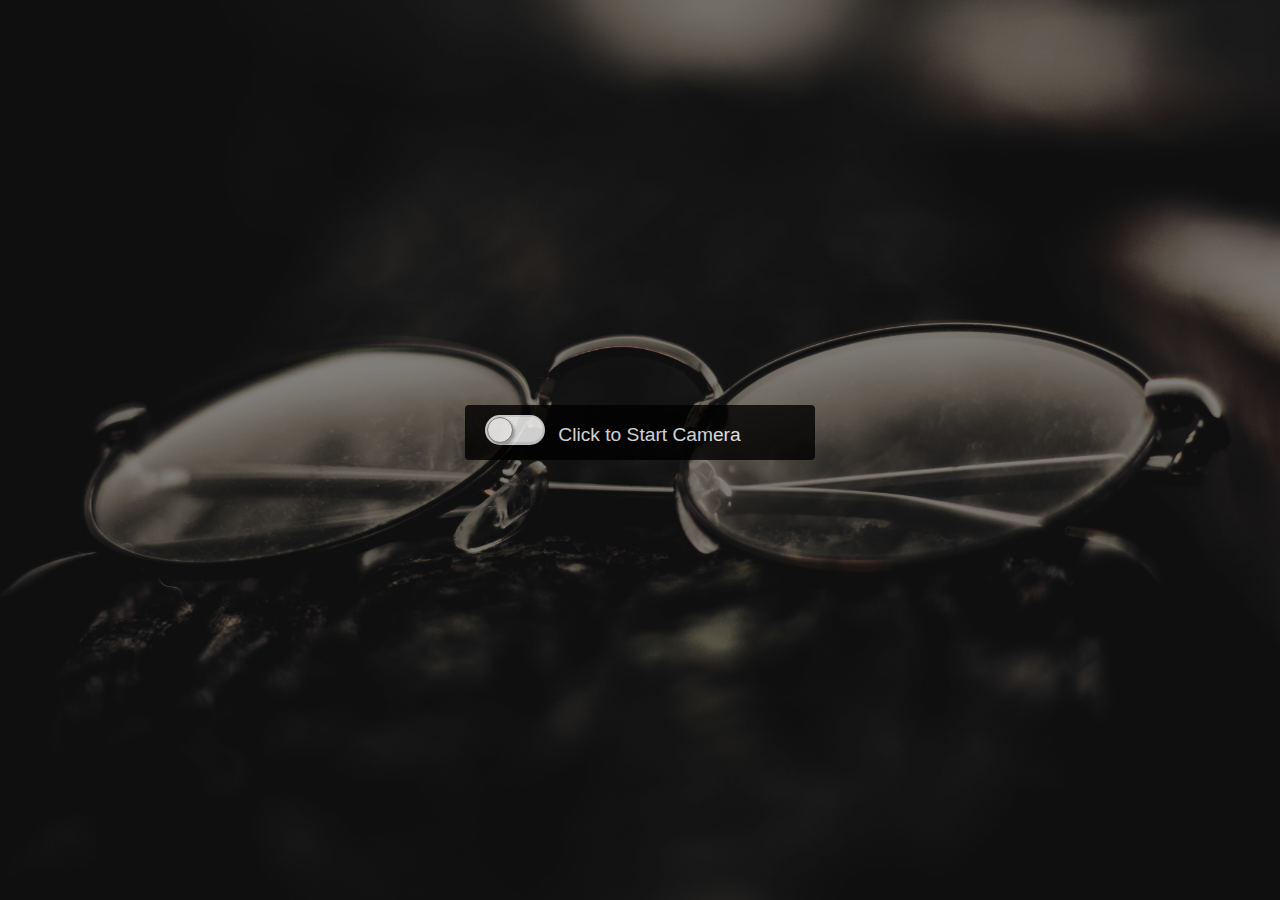
<file: MinorProject/Access_webcam/demo/index.html>
<!DOCTYPE html>
<html>
<head>
    <meta charset='utf-8'>
    <meta http-equiv='X-UA-Compatible' content='IE=edge'>
    <link rel="shortcut icon" href ="images/logo_2.jpeg">
    <title>Smart Spectacles-The specs which never let's you down</title>
    <meta name='viewport' content='width=device-width, initial-scale=1'>
    <link rel="icon" href="data:;base64,iVBORw0KGgo=">
    <link rel="stylesheet" href="https://stackpath.bootstrapcdn.com/bootstrap/4.3.1/css/bootstrap.min.css">
    <link href="https://fonts.googleapis.com/icon?family=Material+Icons" rel="stylesheet">
    <link rel='stylesheet' type='text/css' media='screen' href='style/webcam-demo.css'>
    <script src="//code.jquery.com/jquery-3.3.1.min.js"></script>  
    <script src="../dist/webcam-easy.min.js"></script> 
</head>
<body>
    <main id="webcam-app">
        <div class="form-control webcam-start" id="webcam-control">
                <label class="form-switch">
                <input type="checkbox" id="webcam-switch">
                <i></i> 
                <span id="webcam-caption">Click to Start Camera</span>
                </label>      
                <button id="cameraFlip" class="btn d-none"></button>                  
        </div>
        
        <div id="errorMsg" class="col-12 col-md-6 alert-danger d-none">
            Fail to start camera, please allow permision to access camera. <br/>
            If you are browsing through social media built in browsers, you would need to open the page in Sarafi (iPhone)/ Chrome (Android)
            <button id="closeError" class="btn btn-primary ml-3">OK</button>
        </div>
        <div class="md-modal md-effect-12">
            <div id="app-panel" class="app-panel md-content row p-0 m-0">     
                <div id="webcam-container" class="webcam-container col-12 d-none p-0 m-0">
                    <video id="webcam" autoplay playsinline width="640" height="480"></video>
                    <canvas id="canvas" class="d-none"></canvas>
                    <div class="flash"></div>
                    <audio id="snapSound" src="audio/snap.wav" preload = "auto"></audio>
                </div>
                <div id="cameraControls" class="cameraControls">
                    <a href="#" id="exit-app" title="Exit App" class="d-none"><i class="material-icons">exit_to_app</i></a>
                    <a href="#" id="take-photo" title="Take Photo"><i class="material-icons">camera_alt</i></a>
                    <a href="#" id="download-photo" download="selfie.png" target="_blank" title="Save Photo" class="d-none"><i class="material-icons">file_download</i></a>  
                    <a href="#" id="resume-camera"  title="Resume Camera" class="d-none"><i class="material-icons">camera_front</i></a>
                </div>
            </div>        
        </div>
        <div class="md-overlay"></div>
    </main>
    <script src='js/app.js'></script>
</body>
</html>
</file>
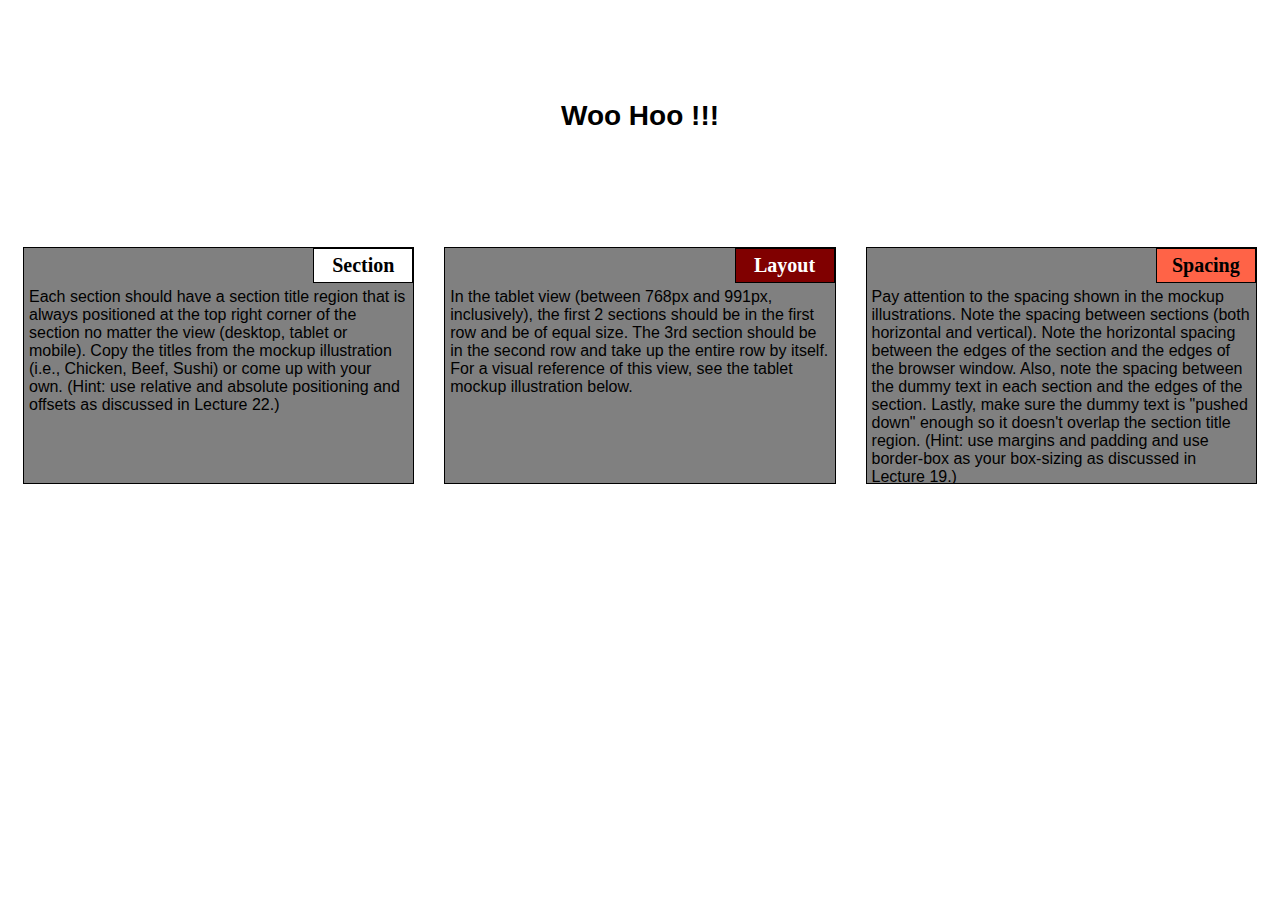
<file: index1.html>
<!DOCTYPE html>
<!DOCTYPE html>
<html>
<head>
<meta charset="utf-8">
<title>module2-solution</title>
</head>
<style >
	/*basic style*/
	* {
		box-sizing: border-box;
	}
	body {
		background-color: white;
	}
	h1 {
		margin: 100px;
		text-align: center;
		font-family: Helvetica;
		font-weight: bold;
		font-size: 175%;
	}
	section {
		position: relative;
		padding: 15px;
		width: 100%;
	}
	p {
		position: relative;
		clear: right;
	}
	div {
		position: relative;
		background-color: gray;
		border: 1px solid black;
		width: 100%;
		margin-left: auto;
		margin-right: auto;
		margin-bottom: auto;
	}
	.sub1 {
		float: right;
		width: 100px;
		padding: 5px;
		margin: 0px;
		border: 1px solid black;
		text-align: center;
		font-size: 125%;
		font-weight: bold;
		background-color: white;
		
	}
	.sub2 {
		float: right;
		color: white;
		width: 100px;
		padding: 5px;
		margin: 0px;
		border: 1px solid black;
		text-align: center;
		font-size: 125%;
		font-weight: bold;
		background-color: maroon;
		
	}
	.sub3 {
		color: black;
		float: right;
		width: 100px;
		padding: 5px;
		margin: 0px;
		border: 1px solid black;
		text-align: center;
		font-size: 125%;
		font-weight: bold;
		background-color: tomato;
		
	}
	.content {
		padding: 5px;
		border: none;
		background-color: gray;
		font-family: Helvetica;
		color: black;
		margin: 0px;
		height: 200px;
		overflow: auto;
	}
	
	.row {
		width: 90%;
	}
	
	/*desktop version*/
	@media (min-width: 992px){
		.column-lg-4 {
			float: left;
			width: 33.33%;
		}
	}
	/*tablet version*/
	@media (min-width: 768px) and (max-width: 991px){
		.colmn-md-6 {
			float: left;
			width: 50%;
			margin-left: auto;
			margin-right: auto;
		}
		.colmn-md-12 {
			float: left;
			width: 100%;
			margin-left: auto;
			margin-right: auto;
		}
	}
	/*mobile version*/
	@media (max-width: 767px){
		.colmn-sm-12 {
			float: left;
			width: 100%;
		}
	}
</style>
<body >
<h1>Woo Hoo !!!</h1>
	<section class="column-lg-4 colmn-md-6 colmn-sm-12">
		<div>
			<p class="sub1">Section</p>
			<p class="content">
			 Each section should have a section title region that is always positioned at the top right corner of the section no matter the view (desktop, tablet or mobile). Copy the titles from the mockup illustration (i.e., Chicken, Beef, Sushi) or come up with your own. (Hint: use relative and absolute positioning and offsets as discussed in Lecture 22.)
			</p>
		</div>
	</section>
	<section class="column-lg-4 colmn-md-6 colmn-sm-12">
		<div>
			<p class="sub2">Layout</p>
			<p class="content">In the tablet view (between 768px and 991px, inclusively), the first 2 sections should be in the first row and be of equal size. The 3rd section should be in the second row and take up the entire row by itself. For a visual reference of this view, see the tablet mockup illustration below.</p>
		</div>
	</section>
	<section class="column-lg-4 colmn-md-12 colmn-sm-12">
	<div>
		<p class="sub3">Spacing</p>
			<p class="content">Pay attention to the spacing shown in the mockup illustrations. Note the spacing between sections (both horizontal and vertical). Note the horizontal spacing between the edges of the section and the edges of the browser window. Also, note the spacing between the dummy text in each section and the edges of the section. Lastly, make sure the dummy text is "pushed down" enough so it doesn't overlap the section title region. (Hint: use margins and padding and use border-box as your box-sizing as discussed in Lecture 19.)</p>
	</div>
</body>
</html>
</file>
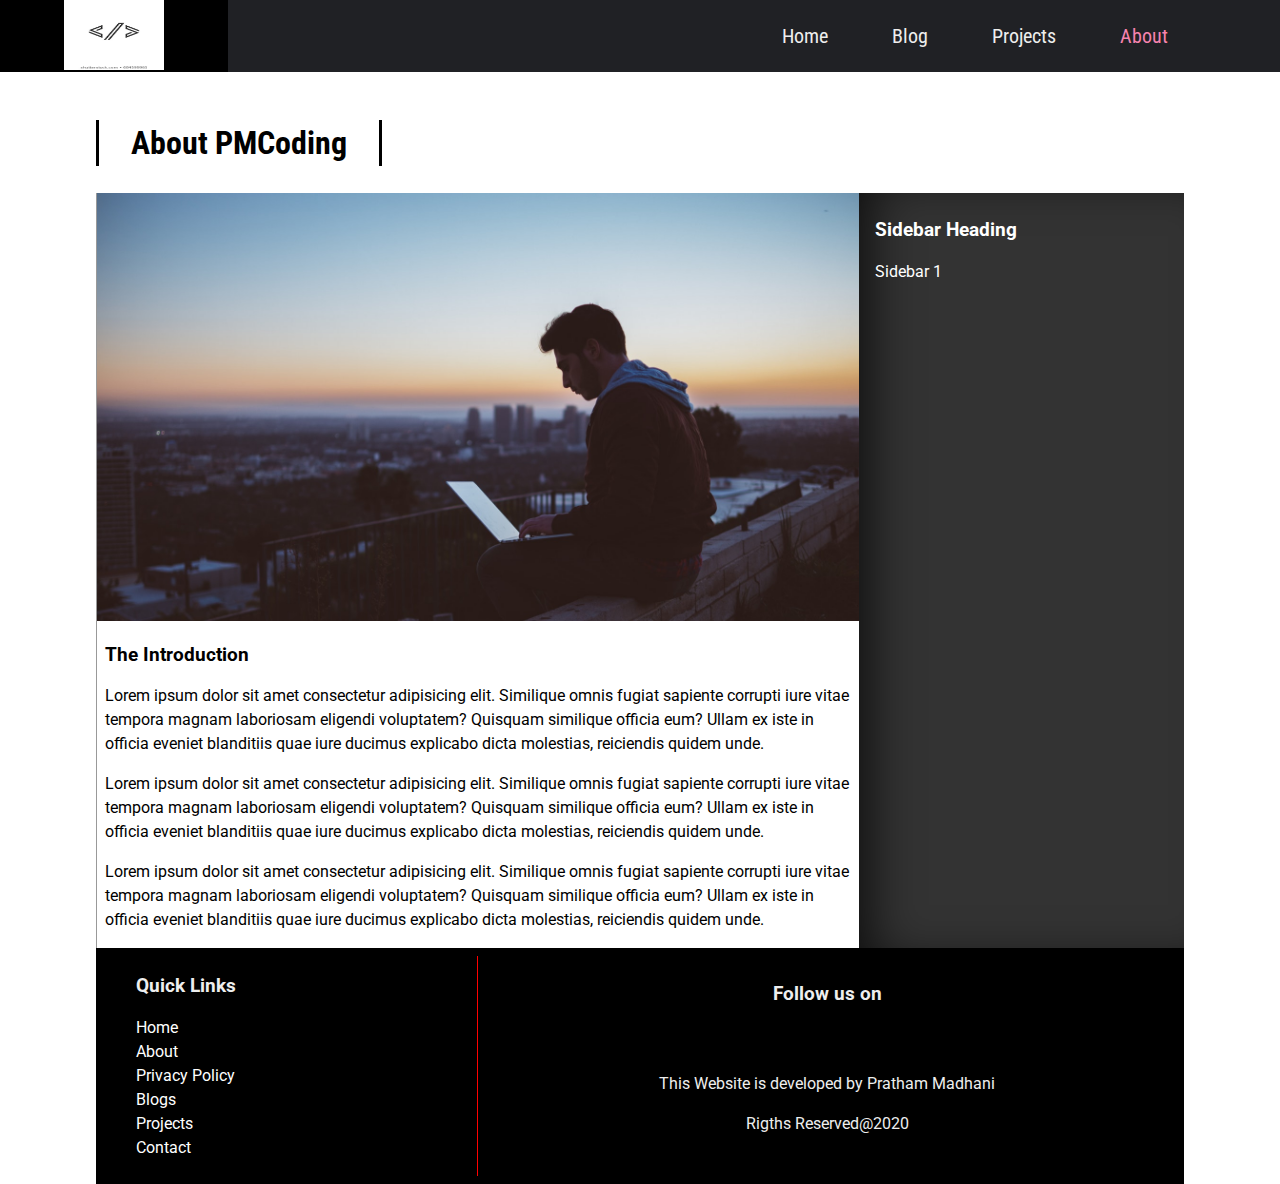
<file: Coding Website/about.html>
<!DOCTYPE html>
<html lang="en">

<head>
  <meta charset="UTF-8">
  <meta name="viewport" content="width=device-width, initial-scale=1.0">
  <meta http-equiv="X-UA-Compatible" content="ie=edge">
  <link rel="stylesheet" href="https://use.fontawesome.com/releases/v5.1.0/css/all.css" integrity="sha384-lKuwvrZot6UHsBSfcMvOkWwlCMgc0TaWr+30HWe3a4ltaBwTZhyTEggF5tJv8tbt"
    crossorigin="anonymous">
  <link href="https://fonts.googleapis.com/css?family=Roboto|Roboto+Condensed|Roboto+Slab" rel="stylesheet">
  <link rel="stylesheet" href="styles.css">
  <link rel="shortcut icon"  href="img/logo.png">
  <title>PMCoding</title>
</head>

<body>
  <div id="slideout-menu">
      <ul>
          <li>
              <a href="index.html">Home</a>
          </li>
          <li>
              <a href="blogslist.html">Blog</a>
          </li>
          <li>
              <a href="blogslist.html">Projects</a>
          </li>
          <li>
              <a href="about.html">About</a>
          </li>
          <li>
              <input type="text" placeholder="Search Here">
          </li>
      </ul>
  </div>

  <nav>
      <div id="logo-img">
          <a href="#">
              <img src="img/logo.png" alt="PMCoding Logo">
          </a>
      </div>
      <div id="menu-icon">
          <i class="fas fa-bars"></i>
      </div>
      <ul>
          <li>
              <a href="index.html">Home</a>
          </li>
          <li>
              <a href="bloglist.html">Blog</a>
          </li>
          <li>
              <a href="blogpost.html">Projects</a>
          </li>
          <li>
              <a class="active" href="about.html">About</a>
          </li>
          <li>
              <div id="search-icon">
                  <i class="fas fa-search"></i>
              </div>
          </li>
      </ul>
  </nav>

  <div id="searchbox">
      <input type="text" placeholder="Search Here">
  </div>

  <main>

    <h2 class="page-heading">About PMCoding</h2>
    <div id="post-container">
      <section id="blogpost">
        <div class="card">
          <div class="card-image">
            <img src="img/1.jpg" alt="Card Image">
          </div>
          <div class="card-description">
            <h3>The Introduction</h3>
            <p>Lorem ipsum dolor sit amet consectetur adipisicing elit. Similique omnis fugiat sapiente corrupti iure vitae
              tempora magnam laboriosam eligendi voluptatem? Quisquam similique officia eum? Ullam ex iste in officia eveniet
              blanditiis quae iure ducimus explicabo dicta molestias, reiciendis quidem unde.</p>
            <p>Lorem ipsum dolor sit amet consectetur adipisicing elit. Similique omnis fugiat sapiente corrupti iure vitae
              tempora magnam laboriosam eligendi voluptatem? Quisquam similique officia eum? Ullam ex iste in officia eveniet
              blanditiis quae iure ducimus explicabo dicta molestias, reiciendis quidem unde.</p>
            <p>Lorem ipsum dolor sit amet consectetur adipisicing elit. Similique omnis fugiat sapiente corrupti iure vitae
              tempora magnam laboriosam eligendi voluptatem? Quisquam similique officia eum? Ullam ex iste in officia eveniet
              blanditiis quae iure ducimus explicabo dicta molestias, reiciendis quidem unde.</p>
          </div>
        </div>

      </section>

      <aside id="sidebar">
        <h3>Sidebar Heading</h3>
        <p>Sidebar 1</p>
      </aside>
    </div>

    <footer>
        <div id="left-footer">
            <h3>Quick Links</h3>
            <p>
                <ul>
                    <li>
                        <a href="index.html">Home</a>
                    </li>
                    <li>
                        <a href="about.html">About</a>
                    </li>
                    <li>
                        <a href="#">Privacy Policy</a>
                    </li>
                    <li>
                        <a href="blogslist.html">Blogs</a>
                    </li>
                    <li>
                        <a href="blogslist.html">Projects</a>
                    </li>
                    <li>
                        <a href="#">Contact</a>
                    </li>
                </ul>
            </p>
        </div>

        <div id="right-footer">
            <h3>Follow us on</h3>
            <div id="social-media-footer">
                <ul>
                    <li>
                        <a href="#">
                            <i class="fab fa-facebook"></i>
                        </a>
                    </li>
                    <li>
                        <a href="#">
                            <i class="fab fa-youtube"></i>
                        </a>
                    </li>
                    <li>
                        <a href="#">
                            <i class="fab fa-github"></i>
                        </a>
                    </li>
                </ul>
            </div>
            <p>This Website is developed by Pratham Madhani</p>
           <p>Rigths Reserved@2020</p>
        </div>
    </footer>

  </main>

  <script src="main.js"></script>
</body>

</html>
</file>
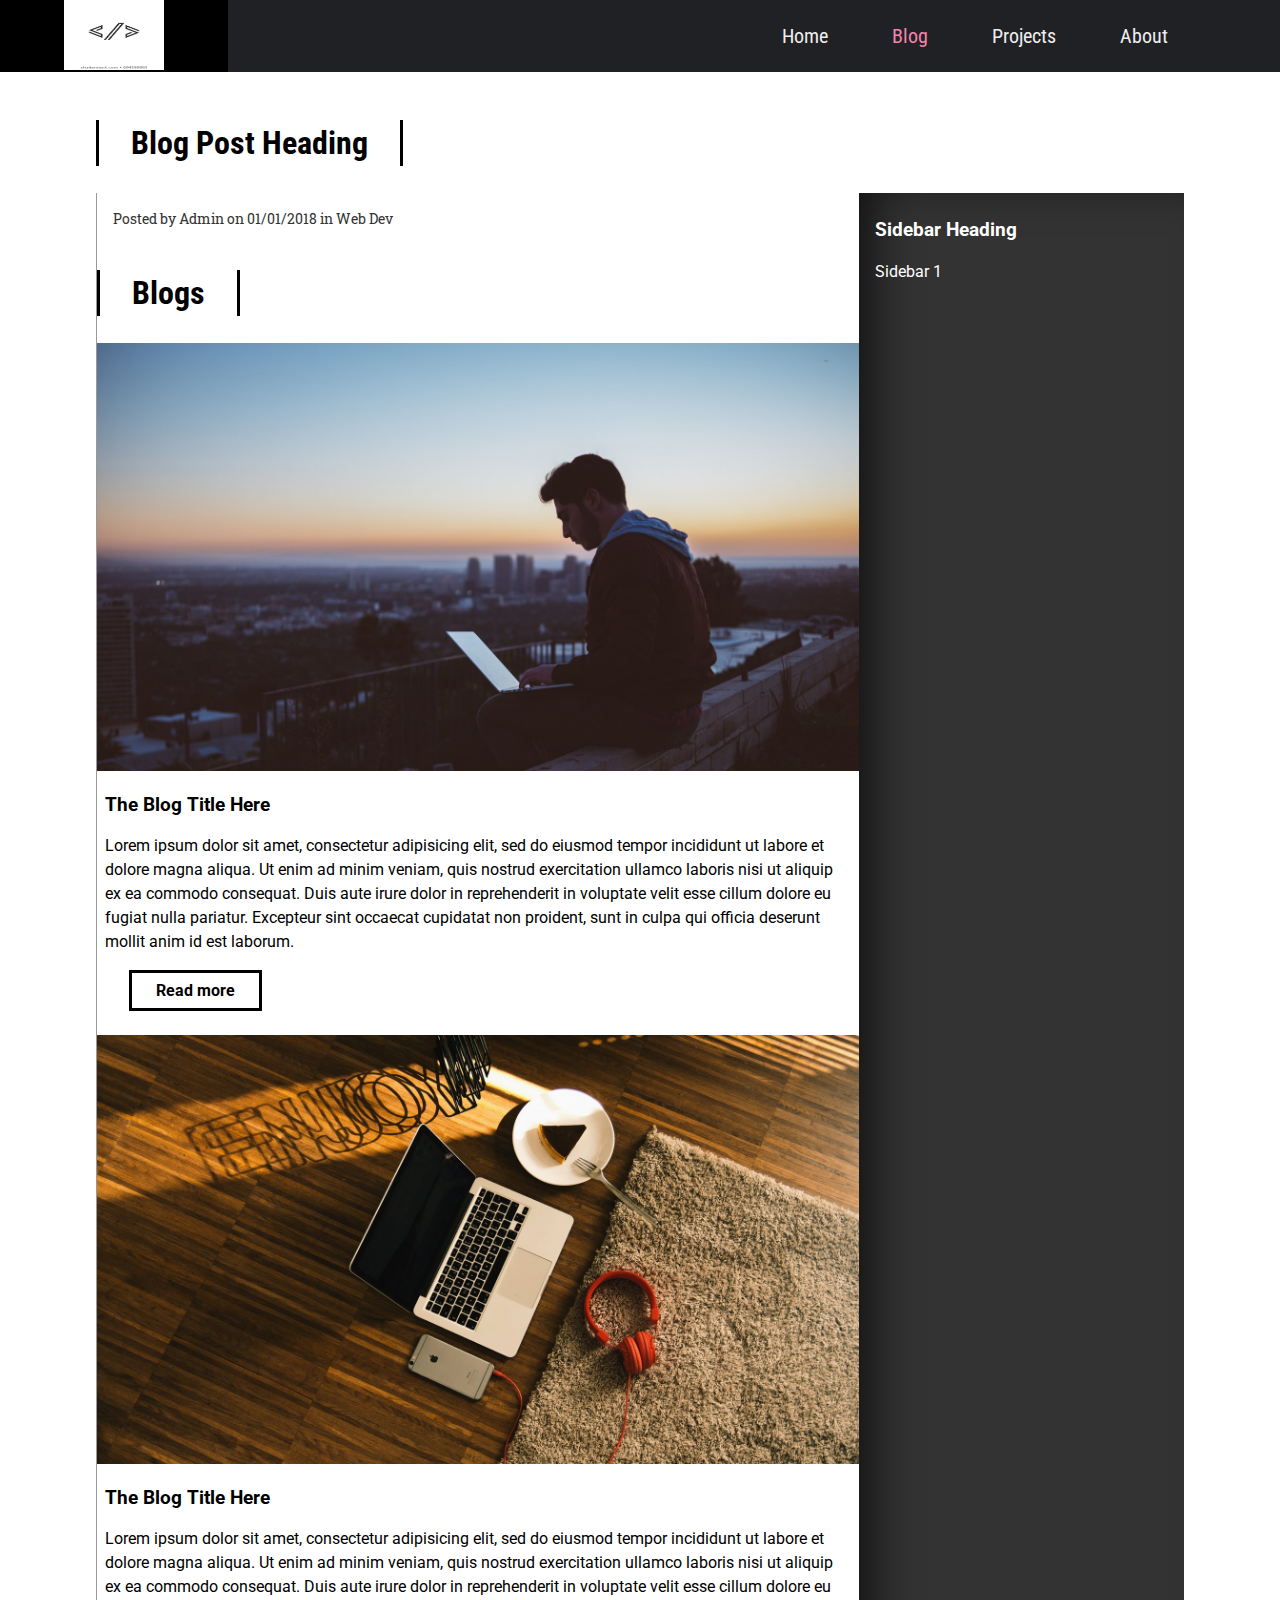
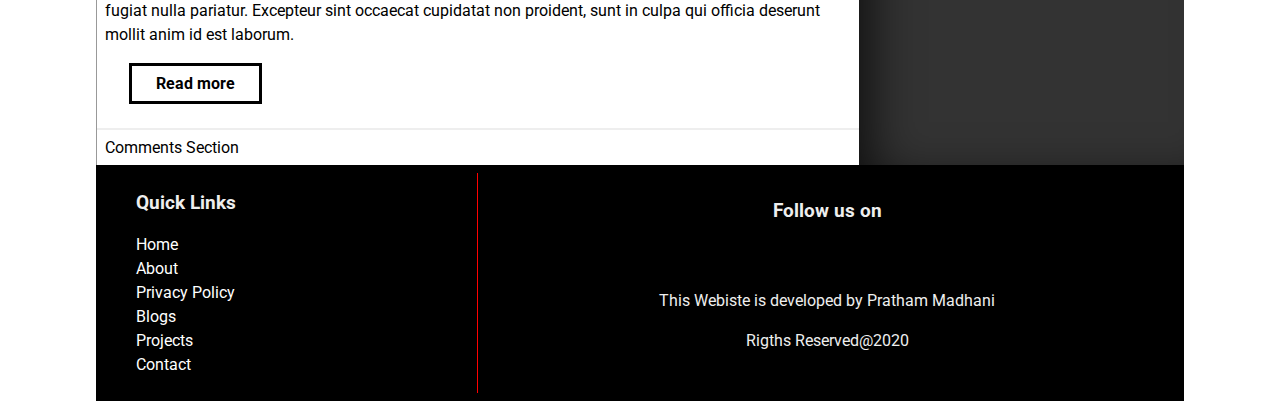
<file: Coding Website/bloglist.html>
<!DOCTYPE html>
<html lang="en">

<head>
  <meta charset="UTF-8">
  <meta name="viewport" content="width=device-width, initial-scale=1.0">
  <meta http-equiv="X-UA-Compatible" content="ie=edge">
  <link rel="stylesheet" href="https://use.fontawesome.com/releases/v5.1.0/css/all.css" integrity="sha384-lKuwvrZot6UHsBSfcMvOkWwlCMgc0TaWr+30HWe3a4ltaBwTZhyTEggF5tJv8tbt"
    crossorigin="anonymous">
  <link href="https://fonts.googleapis.com/css?family=Roboto|Roboto+Condensed|Roboto+Slab" rel="stylesheet">
  <link rel="stylesheet" href="styles.css">
  <link rel="shortcut icon"  href="img/logo.png">
  <title>PMCoding</title>
</head>

<body>
  <div id="slideout-menu">
      <ul>
          <li>
              <a href="index.html">Home</a>
          </li>
          <li>
              <a  href="bloglist.html">Blog</a>
          </li>
          <li>
              <a href="blogpost.html">Projects</a>
          </li>
          <li>
              <a href="about.html">About</a>
          </li>
          <li>
              <input type="text" placeholder="Search Here">
          </li>
      </ul>
  </div>

  <nav>
      <div id="logo-img">
          <a href="#">
              <img src="img/logo.png" alt="PMCoding Logo">
          </a>
      </div>
      <div id="menu-icon">
          <i class="fas fa-bars"></i>
      </div>
      <ul>
          <li>
              <a href="index.html">Home</a>
          </li>
          <li>
              <a class="active" href="bloglist.html">Blog</a>
          </li>
          <li>
              <a href="blogpost.html">Projects</a>
          </li>
          <li>
              <a href="about.html">About</a>
          </li>
          <li>
              <div id="search-icon">
                  <i class="fas fa-search"></i>
              </div>
          </li>
      </ul>
  </nav>

  <div id="searchbox">
      <input type="text" placeholder="Search Here">
  </div>

  <main>

    <h2 class="page-heading">Blog Post Heading</h2>
    <div id="post-container">
      <section id="blogpost">
        <div class="card">
          <div class="card-meta-blogpost">
            Posted by Admin on 01/01/2018 in
            <a href="#">Web Dev</a>
          </div>
          <a href="">
      <h2 class="section-heading">Blogs</h2>
    </a>

    <section>
      <div class="card">
        <div class="card-image">
          <a href="#">
            <img src="img/1.jpg" alt="Card image">
          </a>
        </div>
      </div>

      <div class="card-description">
        <a href="#">
          <h3>The Blog Title Here</h3>
        </a>
        <p>Lorem ipsum dolor sit amet, consectetur adipisicing elit, sed do eiusmod
        tempor incididunt ut labore et dolore magna aliqua. Ut enim ad minim veniam,
        quis nostrud exercitation ullamco laboris nisi ut aliquip ex ea commodo
        consequat. Duis aute irure dolor in reprehenderit in voluptate velit esse
        cillum dolore eu fugiat nulla pariatur. Excepteur sint occaecat cupidatat non
        proident, sunt in culpa qui officia deserunt mollit anim id est laborum.</p>
        <a href="#" class="btn-readmore">Read more</a>
      </div>

      <div class="card">
        <div class="card-image">
          <a href="#">
            <img src="img/2.jpg" alt="Card image">
          </a>
        </div>
      </div>

      <div class="card-description">
        <a href="#">
          <h3>The Blog Title Here</h3>
        </a>
        <p>Lorem ipsum dolor sit amet, consectetur adipisicing elit, sed do eiusmod
        tempor incididunt ut labore et dolore magna aliqua. Ut enim ad minim veniam,
        quis nostrud exercitation ullamco laboris nisi ut aliquip ex ea commodo
        consequat. Duis aute irure dolor in reprehenderit in voluptate velit esse
        cillum dolore eu fugiat nulla pariatur. Excepteur sint occaecat cupidatat non
        proident, sunt in culpa qui officia deserunt mollit anim id est laborum.</p>
        <a href="#" class="btn-readmore">Read more</a>
      </div>
    </section>

        <div id="comments-section">
          Comments Section
        </div>
      </section>

      <aside id="sidebar">
        <h3>Sidebar Heading</h3>
        <p>Sidebar 1</p>
      </aside>
    </div>

    <footer>
        <div id="left-footer">
            <h3>Quick Links</h3>
            <p>
                <ul>
                    <li>
                        <a href="index.html">Home</a>
                    </li>
                    <li>
                        <a href="about.html">About</a>
                    </li>
                    <li>
                        <a href="#">Privacy Policy</a>
                    </li>
                    <li>
                        <a href="blogslist.html">Blogs</a>
                    </li>
                    <li>
                        <a href="blogslist.html">Projects</a>
                    </li>
                    <li>
                        <a href="#">Contact</a>
                    </li>
                </ul>
            </p>
        </div>

        <div id="right-footer">
            <h3>Follow us on</h3>
            <div id="social-media-footer">
                <ul>
                    <li>
                        <a href="#">
                            <i class="fab fa-facebook"></i>
                        </a>
                    </li>
                    <li>
                        <a href="#">
                            <i class="fab fa-youtube"></i>
                        </a>
                    </li>
                    <li>
                        <a href="#">
                            <i class="fab fa-github"></i>
                        </a>
                    </li>
                </ul>
            </div>
           <p>This Webiste is developed by Pratham Madhani</p>
           <p>Rigths Reserved@2020</p>
        </div>
    </footer>

  </main>

  <script src="main.js"></script>
</body>

</html>
</file>
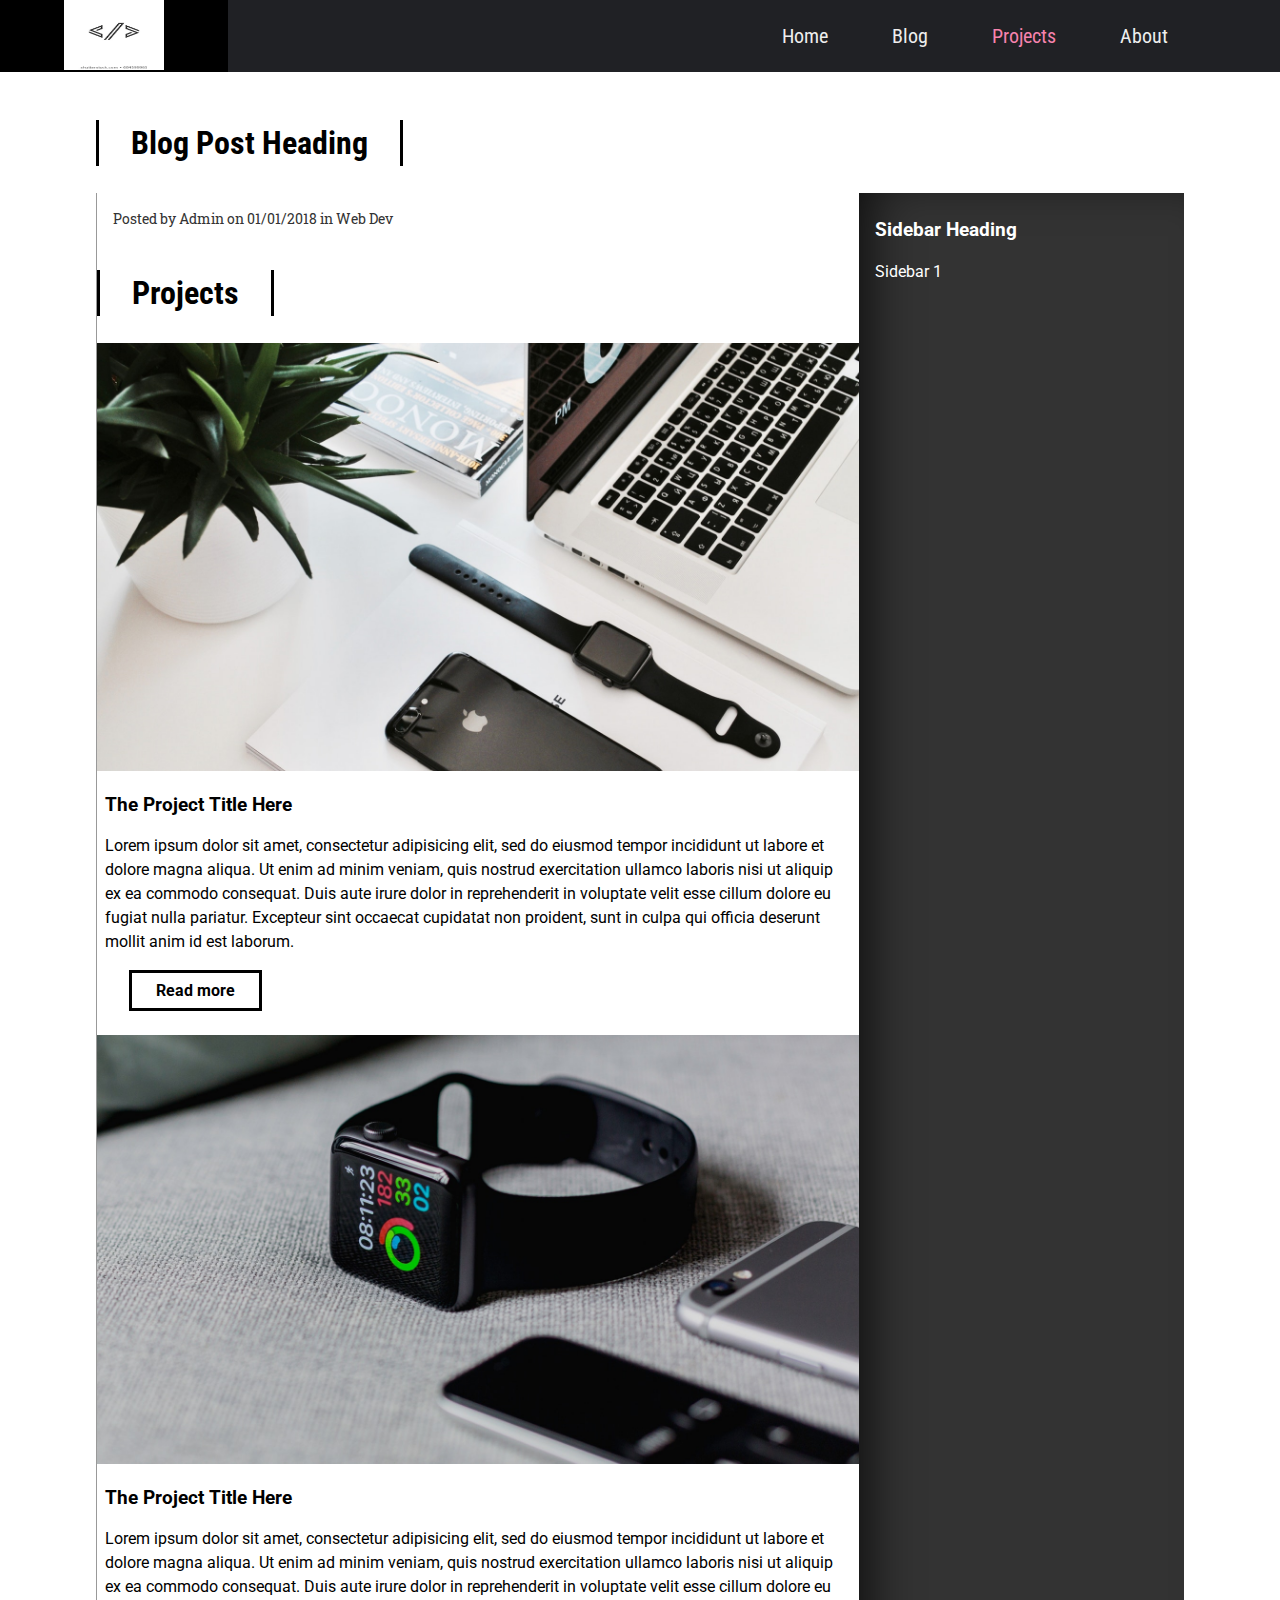
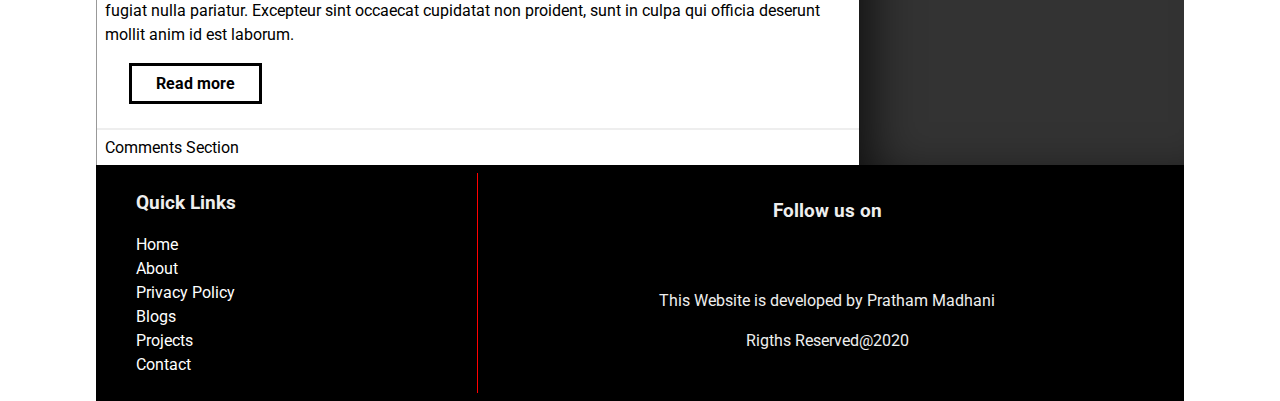
<file: Coding Website/blogpost.html>
<!DOCTYPE html>
<html lang="en">

<head>
  <meta charset="UTF-8">
  <meta name="viewport" content="width=device-width, initial-scale=1.0">
  <meta http-equiv="X-UA-Compatible" content="ie=edge">
  <link rel="stylesheet" href="https://use.fontawesome.com/releases/v5.1.0/css/all.css" integrity="sha384-lKuwvrZot6UHsBSfcMvOkWwlCMgc0TaWr+30HWe3a4ltaBwTZhyTEggF5tJv8tbt"
    crossorigin="anonymous">
  <link href="https://fonts.googleapis.com/css?family=Roboto|Roboto+Condensed|Roboto+Slab" rel="stylesheet">
  <link rel="stylesheet" href="styles.css">
  <link rel="shortcut icon"  href="img/logo.png">
  <title>PMCoding</title>
</head>

<body>
  <div id="slideout-menu">
      <ul>
          <li>
              <a href="index.html">Home</a>
          </li>
          <li>
              <a  href="bloglist.html">Blog</a>
          </li>
          <li>
              <a  href="blogpost.html">Projects</a>
          </li>
          <li>
              <a href="about.html">About</a>
          </li>
          <li>
              <input type="text" placeholder="Search Here">
          </li>
      </ul>
  </div>

  <nav>
      <div id="logo-img">
          <a href="#">
              <img src="img/logo.png" alt="PMCoding Logo">
          </a>
      </div>
      <div id="menu-icon">
          <i class="fas fa-bars"></i>
      </div>
      <ul>
          <li>
              <a href="index.html">Home</a>
          </li>
          <li>
              <a  href="bloglist.html">Blog</a>
          </li>
          <li>
              <a class="active" href="blogpost.html">Projects</a>
          </li>
          <li>
              <a href="about.html">About</a>
          </li>
          <li>
              <div id="search-icon">
                  <i class="fas fa-search"></i>
              </div>
          </li>
      </ul>
  </nav>

  <div id="searchbox">
      <input type="text" placeholder="Search Here">
  </div>

  <main>

    <h2 class="page-heading">Blog Post Heading</h2>
    <div id="post-container">
      <section id="blogpost">
        <div class="card">
          <div class="card-meta-blogpost">
            Posted by Admin on 01/01/2018 in
            <a href="#">Web Dev</a>
          </div>
          <a href="">
      <h2 class="section-heading">Projects</h2>
    </a>

    <section>
      <div class="card">
        <div class="card-image">
          <a href="#">
            <img src="img/3.jpg" alt="Card image">
          </a>
        </div>
      </div>

      <div class="card-description">
        <a href="#">
          <h3>The Project Title Here</h3>
        </a>
        <p>Lorem ipsum dolor sit amet, consectetur adipisicing elit, sed do eiusmod
        tempor incididunt ut labore et dolore magna aliqua. Ut enim ad minim veniam,
        quis nostrud exercitation ullamco laboris nisi ut aliquip ex ea commodo
        consequat. Duis aute irure dolor in reprehenderit in voluptate velit esse
        cillum dolore eu fugiat nulla pariatur. Excepteur sint occaecat cupidatat non
        proident, sunt in culpa qui officia deserunt mollit anim id est laborum.</p>
        <a href="#" class="btn-readmore">Read more</a>
      </div>

      <div class="card">
        <div class="card-image">
          <a href="#">
            <img src="img/4.jpg" alt="Card image">
          </a>
        </div>
      </div>

      <div class="card-description">
        <a href="#">
          <h3>The Project Title Here</h3>
        </a>
        <p>Lorem ipsum dolor sit amet, consectetur adipisicing elit, sed do eiusmod
        tempor incididunt ut labore et dolore magna aliqua. Ut enim ad minim veniam,
        quis nostrud exercitation ullamco laboris nisi ut aliquip ex ea commodo
        consequat. Duis aute irure dolor in reprehenderit in voluptate velit esse
        cillum dolore eu fugiat nulla pariatur. Excepteur sint occaecat cupidatat non
        proident, sunt in culpa qui officia deserunt mollit anim id est laborum.</p>
        <a href="#" class="btn-readmore">Read more</a>
      </div>
    </section>

        <div id="comments-section">
          Comments Section
        </div>
      </section>

      <aside id="sidebar">
        <h3>Sidebar Heading</h3>
        <p>Sidebar 1</p>
      </aside>
    </div>

    <footer>
        <div id="left-footer">
            <h3>Quick Links</h3>
            <p>
                <ul>
                    <li>
                        <a href="index.html">Home</a>
                    </li>
                    <li>
                        <a href="about.html">About</a>
                    </li>
                    <li>
                        <a href="#">Privacy Policy</a>
                    </li>
                    <li>
                        <a href="blogslist.html">Blogs</a>
                    </li>
                    <li>
                        <a href="blogslist.html">Projects</a>
                    </li>
                    <li>
                        <a href="#">Contact</a>
                    </li>
                </ul>
            </p>
        </div>

        <div id="right-footer">
            <h3>Follow us on</h3>
            <div id="social-media-footer">
                <ul>
                    <li>
                        <a href="#">
                            <i class="fab fa-facebook"></i>
                        </a>
                    </li>
                    <li>
                        <a href="#">
                            <i class="fab fa-youtube"></i>
                        </a>
                    </li>
                    <li>
                        <a href="#">
                            <i class="fab fa-github"></i>
                        </a>
                    </li>
                </ul>
            </div>
            <p>This Website is developed by Pratham Madhani</p>
        <p>Rigths Reserved@2020</p>
        </div>
    </footer>

  </main>

  <script src="main.js"></script>
</body>

</html>
</file>
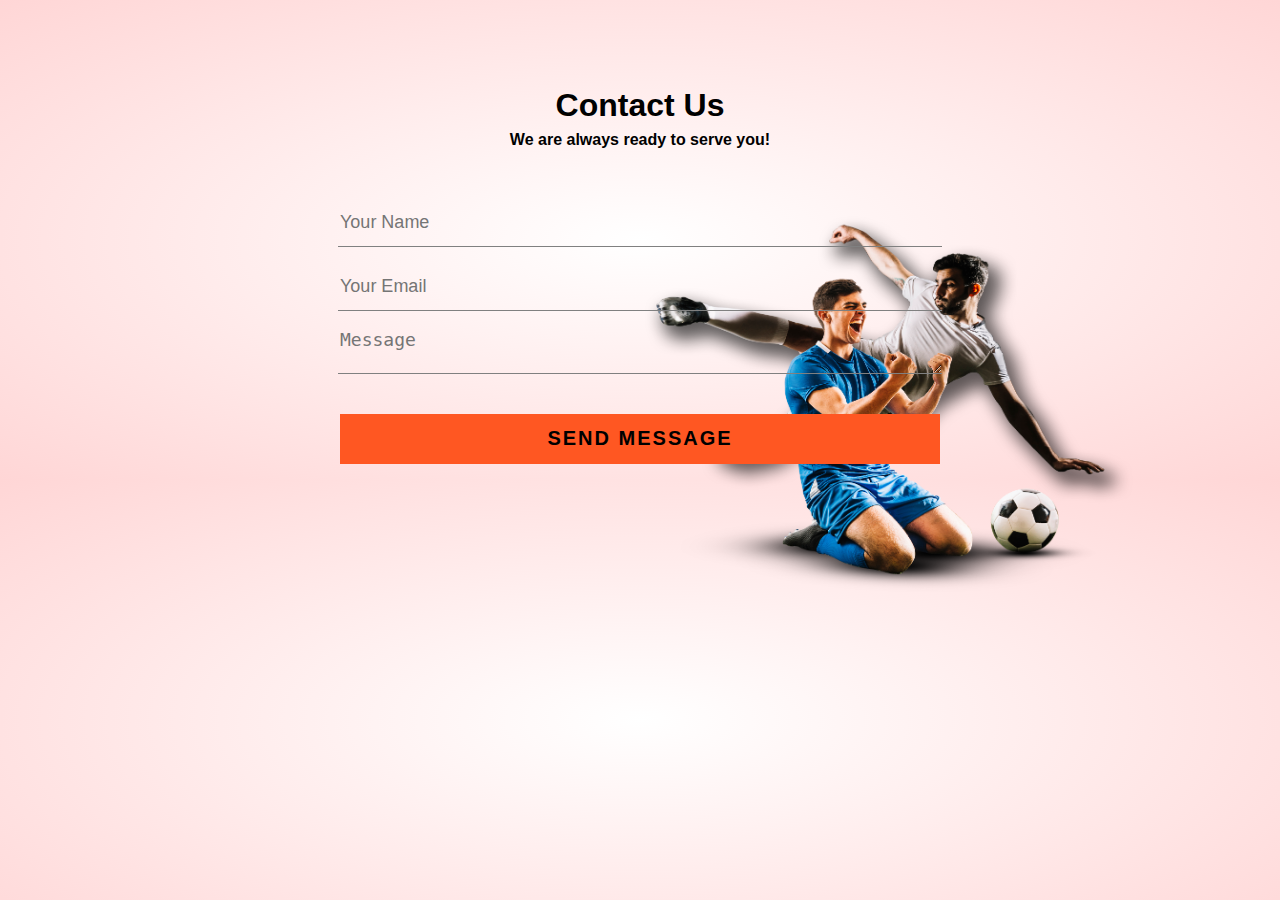
<file: Contact Form/contact.html>
<!DOCTYPE html>
<html>
<head>
	<title>Contact Form | Redstore </title>
	<link rel="stylesheet" type="text/css" href="contact_styles.css">
</head>
<body>


	<div class="contact-title">
		<h1>Contact Us</h1>
		<h2>We are always ready to serve you!</h2>
	</div>
	<div class="img"></div>

	<div class="contact-form">
		<form id="contact-form" method="post" action="contact-form-handler.php">
			<input type="text" name="name"class="form-control" placeholder="Your Name"required>
			<br>
			<input type="email" name="email"class="form-control" placeholder="Your Email"required>
			<br>
			
			<textarea name="message" class="form-control" placeholder="Message" row="4" required></textarea><br>
			<input type="submit" class="form-control submit" value="SEND MESSAGE">

			
		</form>
	</div>


</body>
</html>
</file>
<file: Bhigusa Health Care/style.css>
*{
    font-family: 'Courier New', Courier, monospace;
    padding: 0px;
    margin: 0px;
    background-color: grey;
}
#back{
    border-radius: 40px;
    width: 100%;
    height: 400px;
    background-color: white;
    border: 1px solid black;
    margin-top: 10px;
}
#circle {
    border: 2px solid black;
    position:relative;
    border-radius: 50%;
    width: 300px;
    height: 300px;
    margin-top: 50px;
    margin-left: 50%;
    margin-bottom: 10%;
    background: linear-gradient( -180deg, rgba(30, 114, 79, 0.842), rgba(30, 114, 79, 0.842) 85%,rgb(170, 134, 253) 15% ); 
    display: inline-block;
}
.triangle {
    width: 0; 
    height: 0; 
    border-left: 90px solid transparent;
    border-right: 120px solid transparent;
    border-bottom: 150px solid black;
    background-color: transparent;
}
.triangle:before {
    position: relative;
    top: 20px;
    left: 120px;
    width: 0;
    height: 0;
    border-left: 100px solid transparent;
    border-right: 100px solid transparent;
    border-bottom: 100px solid rgba(30, 114, 79, 0.842);
    background-color: transparent;
}
#myCanvas{
  background-color: transparent;
  position:absolute; top:0px; left:0px;
}
#myCanvas1{
    background-color: transparent;
    position:absolute; top:0px; left:0px;
    transition: 500ms ease-in;
  }
  #myCanvas2{
    background-color: transparent;
    position:absolute; top:0px; left:0px;
    transition: 5s ease-in;
  }
#alpha{
    background-color: transparent;
    display: block;
}
label{
    background-color: transparent;
    font-weight: bold;
}

#P{
    background-color: transparent;
    color: black;
    display: block;

}
.inline{
    width: 100%;
    height: 50%;
    display:inline-block;
    position: absolute;
    background-color: black;
}
.edge{
        width: 8px;
        height: 15px;
        border-radius: 30%;
        background-color: white;

}
.slider {
    -webkit-appearance: none;
    width: 25%;
    height: 5px;
    background: #d3d3d3;
    outline: none;
    background-color: white;
  }
  #P{
   margin-left: 80px;
  }
  #A{
      margin-top: 120px;
      margin-right: 90px;
      padding-right: 10px;
      margin-left: -15px;
      display: block;
  }
  #Q{
      display: block;
      margin-top: -150px;
      margin-left: 40px;
  }
  #C{
      display: block;
      margin-bottom: 20px;
      margin-left: 30px;
      margin-top: 220px;
  }
  #D{
      display: block;
      margin-left: 250px;
      margin-top: -30px;
  }
  #B{
      display: block;
      margin-left: 305px;
      margin-top: -10px;
  }
  
  .slider::-webkit-slider-thumb {
    -webkit-appearance: none;
    appearance: none;
    width: 20px;
    height: 20px;
    background: #731ad9;
    border-radius: 50%;
    cursor: pointer;
    position: left;
  }
#leftbox {
    margin-top: 11%;
    margin-left: 37%;
    float:left; 
}
#middlebox{
    margin-top: 11.3%;
    float:left; 
}
#rightbox{
    margin-top: 11%;
    float:left;
}
</file>
<file: Coding Website/styles.css>
body {
  font-family: "Roboto", sans-serif;
  margin: 0;
}

h1 {
  padding: 8px;
  background: rgba(255, 0, 0, 0.8);
  border-radius: 8px;
  margin: 0;
  font-size: 64px;
  font-family: "Roboto Slab", serif;
}

p {
  line-height: 1.5;
}

main {
  margin: 0 auto;
}

a {
  text-decoration: none;
  color: black;
}

a:hover {
  text-decoration: underline;
}

/* Inputs */

input,
textarea {
  height: 32px;
  padding: 0 16px;
  font-family: "Roboto Condensed", sans-serif;
  font-size: 20px;
  border: none;
  box-shadow: inset 8px 3px 18px -4px rgba(0, 0, 0, 0.4);
}

input:focus,
textarea:focus {
  outline: none;
}

/* Banner */

#banner {
  height: 100vh;
  display: flex;
  align-items: center;
  justify-content: center;
  flex-direction: column;
  background: rgba(0, 0, 0, 0.2) url("img/3.jpg");
  background-size: cover;
  background-attachment: fixed;
  background-position: center;
  background-blend-mode: overlay;
  color: white;
}

#banner h3 {
  background: black;
  border-radius: 8px;
  padding: 0 24px;
  font-size: 24px;
}

/* Search Box */

#searchbox {
  position: fixed;
  right: 0;
  top: 24px;
  width: 500px;
  pointer-events: none;
  z-index: 50;
  transition: 0.4s;
}

#searchbox input {
  height: 48px;
  width: 100%;
}

/* Navigation */

nav {
  height: 72px;
  background: #202125;
  width: 100%;
  margin: 0;
  position: fixed;
  font-family: "Roboto Condensed", sans-serif;
  font-size: 20px;
  display: flex;
  justify-content: space-between;
  padding: 0 16px 0 0;
  box-sizing: border-box;
  z-index: 100;
}

nav a {
  padding: 0 32px;
  color: #eee;
  transition: 0.4s;
}

nav a:hover {
  text-decoration: none;
  color: red;
}

nav ul {
  display: flex;
  list-style: none;
  justify-content: space-around;
  align-items: center;
  height: 100%;
  margin: 0;
}

.active {
  color: #f783ae;
}

#logo-img {
  display: flex;
  height: 100%;
  background: #111;
  padding: 0 32px;
  align-items: center;
  color: white;
  transition: 0.4s;
}

#logo-img img {
  height: 72px;
  width: 100px;
  background: black;
}

#logo-img:hover {
  background: black;
}

#menu-icon {
  height: 100%;
  font-size: 28px;
  padding: 0 4px;
  color: #eee;
  display: none;
  align-items: center;
}

/* Search Icon */

#search-icon {
  color: white;
  padding: 0 32px;
  cursor: pointer;
  transition: 0.4s;
}

#search-icon:hover {
  color: red;
}

/* Slideout Menu */

#slideout-menu {
  display: none;
  background: #2d3436;
  z-index: 100;
  position: fixed;
  transition: 0.4s;
  margin-top: 72px;
  width: 100%;
  text-align: center;
  opacity:0;
  pointer-events:none;
}

#slideout-menu ul {
  list-style: none;
  padding: 0 32px;
}

#slideout-menu ul li {
  padding: 8px;
}

#slideout-menu a {
  font-family: "Roboto Condensed", sans-serif;
  font-size: 20px;
  color: white;
}

#slideout-menu a:hover{
  color: red;
  text-decoration: none;

}

#slideout-menu input {
  width: 85%;
  padding: 8px;
  font-family: "Roboto Condensed", sans-serif;
  font-size: 20px;
  text-align: center;
}

/* Sections */

section {
  display: flex;
  justify-content: space-around;
  flex-wrap: wrap;
}

.section-heading {
  font-size: 32px;
  font-family: "Roboto Condensed", sans-serif;
  border-left: 3px solid black;
  border-right: 3px solid black;
  transition: all 0.4s;
  display: inline-block;
  padding: 4px 32px;
}

.section-heading:hover {
  padding: 4px 48px;
  background: red;
}

/* Section Source */

#section-source p {
  padding: 8px;
  text-align: center;
}

#section-source a {
  margin: 8px;
  text-align: center;
}

/* Card */

.card-image {
  transition: 0.4s;
}

.card-image:hover {
  box-shadow: 0 10px 6px -6px #777;
}

.card .card-description {
  padding: 0 8px;
}

.card-meta-blogpost{
  color:#333;
  font-size:14px;
  padding: 16px;
  font-family:'Roboto Slab', serif;
}

.card-meta-blogpost a{
  color:#333;
}

/* Button Read more */

.btn-readmore {
  padding: 8px 24px;
  border: 3px solid black;
  transition: 0.4s;
  display: inline-block;
  margin-bottom: 24px;
  margin-left: 24px;
  font-weight: bold;
  cursor: pointer;
  background: white;
}

.btn-readmore:hover {
  background: red;
  text-decoration: none;
  padding: 8px 64px 8px 24px;
  color: white;
}

/* Footer */

footer {
  background: black;
  padding: 8px;
  color: #eee;
  display: flex;
}

footer a {
  color: white;
}

footer a:hover{
  color: red;
  text-decoration: none;
}

footer #left-footer {
  flex: 1;
  border-right: 1px solid red;
  padding-left: 32px;
}

footer #left-footer ul {
  padding: 0;
  list-style: none;
  line-height: 1.5;
}

footer #right-footer {
  flex: 2;
  padding: 8px;
  text-align: center;
}

footer #social-media-footer a .fa-facebook,
footer #social-media-footer a .fa-youtube,
footer #social-media-footer a .fa-github {
  color: white;
  transition: 0.4s;
}

footer #social-media-footer ul {
  display: flex;
  list-style: none;
  justify-content: center;
  padding: 0;
}

footer #social-media-footer ul li {
  font-size: 48px;
  padding: 16px;
  transition: 0.4s;
}

footer #social-media-footer ul li:hover a .fa-youtube {
  color: red;
}

footer #social-media-footer ul li:hover a .fa-facebook {
  color: #3b5998;
}

footer #social-media-footer ul li:hover a .fa-github {
  color: green;
}

/* Blog List page */

.page-heading{
  font-size:32px;
  font-family:'Roboto Condensed', sans-serif;
  border-left:3px solid black;
  border-right:3px solid black;
  transition: all 0.4s;
  display:inline-block;
  padding:4px 32px;
  margin-top: 120px;
}

.page-heading:hover{
  padding:4px 48px;
  background:red;
}

.card-meta{
  color:#333;
  font-size: 14px;
  padding-left:8px;
  font-family:'Roboto Slab', serif;
}

.card-meta a{
  color:#333;
}

/* Pagination */

.pagination{
  padding:8px;
  text-align:center;
  font-weight:bold;
}

.pagination a{
  border-top: 3px solid white;
  display: inline-block;
  padding:8px 16px;
  transition:0.4s;
}

.pagination a:hover{
  text-decoration: none;
  border-top:3px solid black;
}

/* Single Blogpost */

#post-container{
  display: flex;
}

#blogpost{
  display: flex;
  flex-direction:column;
  width:70%;
  border-left:1px solid #999;
}

#blogpost .card{
  width:100%;
}

#blogpost .card-image:hover{
  box-shadow: none;
}

/* Sidebar */

#sidebar{
  background:#333;
  flex:1;
  padding: 8px 16px;
  color:white;
  box-shadow: inset 27px 0 51px -18px rgba(0,0,0,0.75);
}

/* Comments section */

#comments-section{
  border-top: 2px solid #eee;
  padding:8px;
}


/* Media Queries */

@media (max-width: 900px) {
  nav ul {
    display: none;
  }

  #menu-icon {
    display: flex;
  }

  #slideout-menu {
    display: block;
  }

  #searchbox {
    display: none;
  }

  #blogpost{
    width:100%;
    border-left:0;
  }

  #sidebar{
    display: none;
  }
}

@media (max-width: 719px) {
  main {
    width: 95%;
  }

  section {
    flex-direction: column;
  }

  .card,
  .card .card-image img {
    width: 100%;
  }

  footer {
    flex-direction: column;
    text-align: center;
  }

  footer #left-footer {
    flex: 1;
    border-right: 0;
    padding-left: 0;
  }

  footer #right-footer {
    background: #eee;
    color: black;
  }

  footer #right-footer a {
    color: black;
  }

  footer #social-media-footer a .fa-facebook,
  footer #social-media-footer a .fa-youtube,
  footer #social-media-footer a .fa-github {
    color: black;
    transition: 0.4s;
  }
}

@media (max-width: 600px) {
  main {
    width: 100%;
  }

  h1 {
    font-size: 48px;
  }

  #banner h3 {
    font-size: 20px;
  }

  .card {
    text-align: center;
  }

  #logo-img {
    padding: 0;
  }
}

@media (min-width: 720px) {
  main {
    width: 95%;
  }
  .card {
    width: 45%;
  }
  .card .card-image img {
    width: 100%;
  }
}

@media (min-width: 1200px) {
  main {
    width: 85%;
  }
}
</file>
<file: html&css-1/styles.css>
*{
  margin: 0px;
  padding: 0px;

}
body{
   font-family: 'Grandstander', cursive;
}

.banner-text{
	width: 100%;
	position: absolute;
}
.banner-text li{
	height: 50px;
	float: right;

}
.banner-text ul li{
	display: inline-block;
	padding: 40px 15px;
	text-transform: uppercase;
	color: #fff;
	font-size: 20px;

}
.banner-text h2{
	text-align: center;
	color: #fff;
	font-size: 50px;
	margin-top: 20%;

}
.animation-area{
	background:linear-gradient(to left,#8942a8,#ba328f);
	width: 100%;
	height: 100vh;
}
.box-area{
	position: absolute;
	top: 0;
	left: 0;
	width: 100%;
	height: 100%;
	overflow: hidden;
}
.box-area li{
	position: absolute;
	display: block;
	list-style: none;
	width: 25px;
	height: 25px;
	background:rgba(255,255,255,0.2);
	animation: animate 20s linear infinite;
	bottom: -150px;

}
.box-area li:nth-child(1){
	left:86%;
	width: 80px;
	height: 80px;
	animation-delay: 0s;
}
.box-area li:nth-child(2){
	left:12%;
	width: 30px;
	height: 30px;
	animation-delay: 1.5s;
	animation-duration: 10s;
}
.box-area li:nth-child(3){
	left:70%;
	width: 100px;
	height: 100px;
	animation-delay: 5.5s;
}
.box-area li:nth-child(4){
	left:42%;
	width: 150px;
	height: 150px;
	animation-delay: 15s;
}
.box-area li:nth-child(5){
	left:65%;
	width: 40px;
	height: 40px;
	animation-delay: 0s;
}
.box-area li:nth-child(6){
	left:15%;
	width: 110px;
	height: 110px;
	animation-delay: 3.5s;
}
@keyframes animate{
	0%{
		transform: translateY(0) rotate(0deg);
		opacity:1;

	}
	100%{
		transform: translateY(-800px) rotate(360deg);
		opacity: 0;
	}
}
</file>
<file: module3/styles_3.css>
.container-fluid{
	margin: 0;
	padding: 0;
}

.navbar{
	border-radius: 0px;
	background-color: rgba(0,0,0,0.8);
}

.navbar-brand{
  font-size: 35px;
  color: white;
  padding-left: 25px;
}

.navbar-brand:hover{
	color: white;
}

.nav{
	margin: 0;
	padding: 0;
}

.navbar-nav{
  font-size: 25px;
  text-align: center;
  margin: 0;
  padding: 0;
}

.navbar-toggle{
	border: 2px solid white;
	margin-right: 25px;
}

.icon-bar{
	background-color: white;
}


.main-title{
  margin-bottom: 15px;
  text-align: center;
  color: #ff4532;
  font-size: 50px;
  font-family: "Comic Sans MS", cursive, sans-serif;
  font-weight: bold;
}

li{
	box-sizing: border-box;
	width: 100%;
}

.menu-item{
	padding: 0;
	margin: 0;
	width: 100%;
	background-color: white;
	border-bottom: 1px solid black;
	color: black;
	display: block;
}

.menu-item:hover{
	background-color: rgba(0,0,0,0.9);
	color: rgba(0,0,0,0.4);
}



.row{
	margin: 20px;
}

.content-box{
	margin: 20px;
	width: auto;
	height: auto;
	color: black;
	background-color: rgba(0,0,0,0.2);
	font-family: "Comic Sans MS", cursive, sans-serif;
	padding: 20px;
}

.item-name{
	text-align: center;
	font-size: 20px;
	font-weight: bold;
}

#top{

}
</file>
<file: module5/css/styles.css>
body {
  font-size: 16px;
  color: #fff;
  background-color: #61122f;
  font-family: 'Oxygen', sans-serif;
}

/** HEADER **/
#header-nav {
  background-color: #f6b319;
  border-radius: 0;
  border: 0;
}

#logo-img {
  background: url('../images/restaurant-logo_large.png') no-repeat;
  width: 150px;
  height: 150px;
  margin: 10px 15px 10px 0;
}

.navbar-brand {
  padding-top: 25px;
}
.navbar-brand h1 { /* Restaurant name */
  font-family: 'Lora', serif;
  color: #557c3e;
  font-size: 1.5em;
  text-transform: uppercase;
  font-weight: bold;
  text-shadow: 1px 1px 1px #222;
  margin-top: 0;
  margin-bottom: 0;
  line-height: .75;
}
.navbar-brand a:hover, .navbar-brand a:focus {
  text-decoration: none;
}
.navbar-brand p { /* Kosher cert */
  color: #000;
  text-transform: uppercase;
  font-size: .7em;
  margin-top: 15px;
}
.navbar-brand p span { /* Star-K */
  vertical-align: middle;
}

#nav-list {
  margin-top: 10px;
}
#nav-list a {
  color: #951C49;
  text-align: center;
}
#nav-list a:hover {
  background: #E7E7E7;
}
#nav-list a span {
  font-size: 1.8em;
}

#phone {
  margin-top: 5px;
}
#phone a { /* Phone number */
  text-align: right;
  padding-bottom: 0;
}
#phone div { /* We Deliver */
  color: #557c3e;
  text-align: right;
  padding-right: 15px;
}

.navbar-header button.navbar-toggle, .navbar-header .icon-bar {
  border: 1px solid #61122f;
}
.navbar-header button.navbar-toggle {
  clear: both;
  margin-top: -30px;
}
/* END HEADER */

/* FOOTER */
.panel-footer {
  margin-top: 30px;
  padding-top: 35px;
  padding-bottom: 30px;
  background-color: #222;
  border-top: 0;
}
.panel-footer div.row {
  margin-bottom: 35px;
}
#hours, #address {
  line-height: 2;
}
#hours > span, #address > span {
  font-size: 1.3em;
}
#address p {
  color: #557c3e;
  font-size: .8em;
  line-height: 1.8;
}
#testimonials {
  font-style: italic;
}
#testimonials p:nth-child(2) {
  margin-top: 25px;
}
/* END FOOTER */



/* HOME PAGE */
.container .jumbotron {
  box-shadow: 0 0 50px #3F0C1F;
  border: 2px solid #3F0C1F;
}

#menu-tile, #specials-tile, #map-tile {
  height: 250px;
  width: 100%;
  margin-bottom: 15px;
  position: relative;
  border: 2px solid #3F0C1F;
  overflow: hidden;
}
#menu-tile:hover, #specials-tile:hover, #map-tile:hover {
  box-shadow: 0 1px 5px 1px #cccccc;
}
#menu-tile {
  background: url('../images/menu-tile.jpg') no-repeat;
  background-position: center;
}
#specials-tile {
  background: url('../images/specials-tile.jpg') no-repeat;
  background-position: center;
}
#menu-tile span, #specials-tile span, #map-tile span {
  position: absolute;
  bottom: 0;
  right: 0;
  width: 100%;
  text-align: center;
  font-size: 1.6em;
  text-transform: uppercase;
  background-color: #000;
  color: #fff;
  opacity: .8;
}
/* END HOME PAGE */

/* MENU CATEGORIES PAGE */
.category-tile { 
  position: relative;
  border: 2px solid #3F0C1F;
  overflow: hidden;
  width: 200px;
  height: 200px;
  margin: 0 auto 15px;
}
.category-tile span {
  position: absolute;
  bottom: 0;
  right: 0;
  width: 100%;
  text-align: center;
  font-size: 1.2em;
  text-transform: uppercase;
  background-color: #000;
  color: #fff;
  opacity: .8;
}
.category-tile:hover {
  box-shadow: 0 1px 5px 1px #cccccc;
}

#menu-categories-title + div {
  margin-bottom: 50px;
}
/* END MENU CATEGORIES PAGE */

/* SINGLE CATEGORY PAGE */
.menu-item-tile {
  margin-bottom: 25px;
}
.menu-item-tile hr {
  width: 80%;
}
.menu-item-tile .menu-item-price {
  font-size: 1.1em;
  text-align: right;
  margin-top: -15px;
  margin-right: -15px;
}
.menu-item-tile .menu-item-price span {
  font-size: .6em;
}
.menu-item-photo {
  position: relative;
  border: 2px solid #3F0C1F; 
  overflow: hidden;
  padding: 0;
  margin-right: -15px;
  margin-left: auto;
  margin-bottom: 20px;
  max-width: 250px;
}
.menu-item-photo div {
  position: absolute;
  bottom: 0;
  right: 0;
  width: 80px;
  background-color: #557c3e;
  text-align: center;
}
.menu-item-description {
  padding-right: 30px;
}
h3.menu-item-title {
  margin: 0 0 10px;
}
.menu-item-details {
  font-size: .9em;
  font-style: italic;
}
/* END SINGLE CATEGORY PAGE */


/********** Large devices only **********/
@media (min-width: 1200px) {
  .container .jumbotron {
    background: url('../images/jumbotron_1200.jpg') no-repeat;
    height: 675px;
  }
}

/********** Medium devices only **********/
@media (min-width: 992px) and (max-width: 1199px) {
  /* Header */
  #logo-img {
    background: url('../images/restaurant-logo_medium.png') no-repeat;
    width: 100px;
    height: 100px;
    margin: 5px 5px 5px 0;
  }
  /* End Header */

  /* Home Page */
  .container .jumbotron {
    background: url('../images/jumbotron_992.jpg') no-repeat;
    height: 558px;
  }
  /* End Home Page */
}

/********** Small devices only **********/
@media (min-width: 768px) and (max-width: 991px) {
  /* Home Page */
  .container .jumbotron {
    background: url('../images/jumbotron_768.jpg') no-repeat;
    height: 432px;
  }
  /* End Home Page */
}

/********** Extra small devices only **********/
@media (max-width: 767px) {
  /* Header */
  .navbar-brand {
    padding-top: 10px;
    height: 80px;
  }
  .navbar-brand h1 { /* Restaurant name */
    padding-top: 10px;
    font-size: 5vw; /* 1vw = 1% of viewport width */
  }
  .navbar-brand p { /* Kosher cert */
    font-size: .6em;
    margin-top: 12px;
  }
  .navbar-brand p img { /* Star-K */
    height: 20px;
  }

  #collapsable-nav a { /* Collapsed nav menu text */
    font-size: 1.2em;
  }
  #collapsable-nav a span { /* Collapsed nav menu glyph */
    font-size: 1em;
    margin-right: 5px;
  }

  #call-btn > a {
    font-size: 1.5em;
    display: block;
    margin: 0 20px;
    padding: 10px;
    border: 2px solid #fff;
    background-color: #f6b319;
    color: #951c49;
  }
  #xs-deliver {
    margin-top: 5px;
    font-size: .7em;
    letter-spacing: .1em;
    text-transform: uppercase;
  }
  /* End Header */

  /* Footer */
  .panel-footer section {
    margin-bottom: 30px;
    text-align: center;
  }
  .panel-footer section:nth-child(3) {
    margin-bottom: 0; /* margin already exists on the whole row */
  }
  .panel-footer section hr {
    width: 50%;
  }
  /* End Footer */

  /* Home Page */
  .container .jumbotron {
    margin-top: 30px;
    padding: 0;
  }
  #menu-tile, #specials-tile {
    width: 360px;
    margin: 0 auto 15px;
  }

  .menu-item-photo {
    margin-right: auto;
  }
  .menu-item-tile .menu-item-price {
    text-align: center;
  }
  .menu-item-description {
    text-align: center;;
  }
}


/********** Super extra small devices Only :-) (e.g., iPhone 4) **********/
@media (max-width: 479px) {
  /* Header */
  .navbar-brand h1 { /* Restaurant name */
    padding-top: 5px;
    font-size: 6vw;
  }
  /* End Header */
  
  /* Home page */
  #menu-tile, #specials-tile {
    width: 280px;
    margin: 0 auto 15px;
  }

  .col-xxs-12 {
    position: relative;
    min-height: 1px;
    padding-right: 15px;
    padding-left: 15px;
    float: left;
    width: 100%;
  }
}
</file>
<file: Portfolio Pratham Madhani/style.css>
/* Google Font CDN Link */
@import url('https://fonts.googleapis.com/css2?family=Poppins:wght@400;500;600;700&family=Ubuntu:wght@400;500;700&display=swap');
*{
  margin: 0;
  padding: 0;
  box-sizing: border-box;
  text-decoration: none;
  scroll-behavior: smooth;
}

/* Custom Scroll Bar CSS */
::-webkit-scrollbar {
    width: 10px;
}
::-webkit-scrollbar-track {
    background: #f1f1f1;
}
::-webkit-scrollbar-thumb {
    background: #6e93f7;
    border-radius: 12px;
    transition: all 0.3s ease;
}

::-webkit-scrollbar-thumb:hover {
    background: #4070f4;
}
/* navbar styling */
nav{
  position: fixed;
  width: 100%;
  padding: 20px 0;
  z-index: 998;
  transition: all 0.3s ease;
  font-family: 'Ubuntu', sans-serif;
}
nav.sticky{
  background: #4070f4;
  padding: 13px 0;
}
nav .navbar{
  width: 90%;
  display: flex;
  justify-content: space-between;
  align-items: center;
  margin: auto;
}
nav .navbar .logo a{
  font-weight: 500;
  font-size: 35px;
  color: #4070f4;
}
nav.sticky .navbar .logo a{
  color: #fff;
}
nav .navbar .menu{
  display: flex;
  position: relative;
}
nav .navbar .menu li{
  list-style: none;
  margin: 0 8px;
}
.navbar .menu a{
  font-size: 18px;
  font-weight: 500;
  color: #0E2431;
  padding: 6px 0;
  transition: all 0.4s ease;
}
.navbar .menu a:hover{
  color: #4070f4;
}
nav.sticky .menu a{
  color: #FFF;
}
nav.sticky .menu a:hover{
  color: #0E2431;
}
.navbar .media-icons a{
  color: #4070f4;
  font-size: 18px;
  margin: 0 6px;
}
nav.sticky .media-icons a{
  color: #FFF;
}

/* Side Navigation Menu Button CSS */
nav .menu-btn,
.navbar .menu .cancel-btn{
  position: absolute;
  color: #fff;
  right: 30px;
  top: 20px;
  font-size: 20px;
  cursor: pointer;
  transition: all 0.3s ease;
  display: none;
}
nav .menu-btn{
  color: #4070f4;
}
nav.sticky .menu-btn{
  color: #FFF;
}
.navbar .menu .menu-btn{
  color: #fff;
}

/* home section styling */
.home{
  height: 100vh;
  width: 100%;
  background: url("Images/background1.png") no-repeat;
  background-size: cover;
  background-position: center;
  background-attachment: fixed;
  font-family: 'Ubuntu', sans-serif;
}
.home .home-content{
  width: 90%;
  height: 100%;
  margin: auto;
  display: flex;
  flex-direction: column;
  justify-content: center;
}
.home .text-one{
  font-size: 25px;
  color: #0E2431;
}
.home .text-two{
  color: #0E2431;
  font-size: 75px;
  font-weight: 600;
  margin-left: -3px;
}
.home .text-three{
  font-size: 40px;
  margin: 5px 0;
  color: #4070f4;
}
.home .text-four{
  font-size: 23px;
  margin: 5px 0;
  color: #0E2431;
}
.home .button{
  margin: 14px 0;
}
.home .button button{
  outline: none;
  padding: 8px 16px;
  border-radius: 6px;
  font-size: 25px;
  font-weight: 400;
  background: #4070f4;
  color: #fff;
  cursor: pointer;
  border: 2px solid transparent;
  transition: all 0.4s ease;
}
.home .button button:hover{
  border-color: #4070f4;
  background-color: #fff;
  color: #4070f4;
}

/* About Section Styling */
/* Those Elements Where We Have Apply Same CSS,
 I'm Selecting Directly 'Section Tag' and 'Class'  */
section{
  padding-top: 40px;
}
section .content{
  width: 80%;
  margin: 40px auto;
  font-family: 'Poppins', sans-serif;
}
.about .about-details{
  display: flex;
  justify-content: space-between;
  align-items: center;
}
section .title{
  display: flex;
  justify-content: center;
  margin-bottom: 40px;
}
section .title span{
  color: #0E2431;
  font-size: 30px;
  font-weight: 600;
  position: relative;
  padding-bottom: 8px;
}
section .title span::before,
section .title span::after{
  content: '';
  position: absolute;
  height: 3px;
  width: 100%;
  background: #4070f4;
  left: 0;
  bottom: 0;
}
section .title span::after{
  bottom: -7px;
  width: 70%;
  left: 50%;
  transform: translateX(-50%);
}
.about .about-details .left{
  width: 45%;
}
.about .left img{
  height: 400px;
  width: 400px;
  object-fit: cover;
  border-radius: 12px;
}
.about-details .right{
  width: 55%;
}
section  .topic{
  color: #0E2431;
  font-size: 25px;
  font-weight: 500;
  margin-bottom: 10px;
}

section .button button a{
  color: #F0F8FF;
}
section .button button a:hover{
  color: #4070f4 ;
}
.about-details .right p{
  text-align: justify;
  color: #0E2431;
}
section .button{
  margin: 16px 0;
}
section .button button{
  outline: none;
  padding: 8px 16px;
  border-radius: 4px;
  font-size: 25px;
  font-weight: 400;
  background: #4070f4;
  color: #fff;
  border: 2px solid transparent;
  cursor: pointer;
  transition: all 0.4s ease;
}
section .button button:hover{
  border-color: #4070f4;
  background-color: #fff;
  color: #4070f4;
}

 /* My Skills CSS */
 .skills{
   background: #F0F8FF;
 }
 .skills .content{
   padding: 40px 0;
 }
 .skills .skills-details{
   display: flex;
   justify-content: space-between;
   align-items: center;
 }
 .skills-details .text{
   width: 50%;
 }
 .skills-details p{
   color: #0E2431;
   text-align: justify;
 }
.skills .skills-details .experience{
  display: flex;
  align-items: center;
  margin: 0 10px;
}
.skills-details .experience .num{
  color: #0E2431;
  font-size: 80px;
}
.skills-details .experience .exp{
  color: #0E2431;
  margin-left: 20px;
  font-size: 18px;
  font-weight: 500;
  margin: 0 6px;
}
.skills-details .boxes{
  width: 45%;
  display: flex;
  flex-wrap: wrap;
  justify-content: space-between;
}
.skills-details .box{
  width: calc(100% / 2 - 20px);
  margin: 20px 0;
}
.skills-details .boxes .topic{
  font-size: 20px;
  color: #4070f4;
}
.skills-details .boxes .per{
  font-size: 40px;
  color: #4070f4;
}

/* My Services CSS */
.services .boxes{
  display: flex;
  flex-wrap: wrap;
  justify-content: space-between;
}
.services .boxes .box{
  margin: 20px 0;
  width: calc(100% / 3 - 20px);
  text-align: center;
  border-radius: 12px;
  padding: 30px 10px;
  box-shadow: 0 5px 10px rgba(0, 0, 0, 0.12);
  cursor: default;
  transition: all 0.4s ease;
}
.services .boxes .box:hover{
  background: #4070f4;
  color: #fff;
}
.services .boxes .box .icon{
  height: 50px;
  width: 50px;
  background: #4070f4;
  border-radius: 50%;
  text-align: center;
  line-height: 50px;
  font-size: 18px;
  color: #fff;
  margin: 0 auto 10px auto;
  transition: all 0.4s ease;
}
.boxes .box:hover .icon{
  background-color: #fff;
  color: #4070f4;
}
.services .boxes .box:hover .topic,
.services .boxes .box:hover p{
  color: #0E2431;
  transition: all 0.4s ease;
}
.services .boxes .box:hover .topic,
.services .boxes .box:hover p{
  color: #fff;
}
/* Contact Me CSS */
.contact{
  background: #F0F8FF;
}
.contact .content{
  margin: 0 auto;
  padding: 30px 0;
}
.contact .text{
  width: 80%;
  text-align: center;
  margin: auto;
}

/* Footer CSS */
footer{
  background: #4070f4;
  padding: 15px 0;
  text-align: center;
  font-family: 'Poppins', sans-serif;
}
footer .text span{
  display: block;
  margin-bottom: 5px;
  font-size: 17px;
  font-weight: 400;
  color: #fff;
}
footer .text span a{
  font-weight: 500;
  color: #FFF;
}
footer .text span a:hover{
  text-decoration: underline;
}
/* Scroll TO Top Button CSS */
.scroll-button a{
  position: fixed;
  bottom: 20px;
  right: 20px;
  color: #fff;
  background: #4070f4;
  padding: 7px 12px;;
  font-size: 18px;
  border-radius: 6px;
  box-shadow: rgba(0, 0, 0, 0.15);
  display: none;
}

/*Experience and Education section css*/
.services .heading{
  display: flex;
  justify-content: center;
  margin-bottom: 150px;
}

.services .heading span{
  color: #0E2431;
  font-size: 30px;
  font-weight: 600;
  position: relative;
  padding-bottom: 8px;
}

.services .heading span::before,
.services .heading span::after{
  content: '';
  position: absolute;
  height: 3px;
  width: 100%;
  background: #4070f4;
  left: 0;
  bottom: 0;
}

.services .heading span::after{
  bottom: -7px;
  width: 70%;
  left: 50%;
  transform: translateX(-50%);
}

.services .timeline{
  display: block;
  width: 80%;
  margin: 40px auto;
  font-family: 'Poppins', sans-serif;
}

/*.services .timeline .heading{
  display: flex;
  justify-content: center;
  margin-bottom: 40px;
}*/

/*.services .timeline .heading .span{
  color: #0E2431;
  font-size: 30px;
  font-weight: 600;
  position: relative;
  padding-bottom: 8px;
}*/
.services .card{
  width: 45%;
  height: 30%;
  padding: 10px;
  border-radius: 10px;
  color: #fff;
  display: block;
  margin: -80px 0;
  position: relative;
  background: #4070f4;
}

.services .card:nth-child(even){
  margin-left: auto;
  margin-bottom: auto;
}

.services .card:nth-child(even):before{
  content: '';
  position: absolute;
  left: -15%;
  top: 50%;
  transform: translateY(-50%);
  width: 20px;
  height: 20px;
  border: 5px solid #191919;
  border-radius: 50%;
}

.services .card:nth-child(even):after{
  content: '';
  position: absolute;
  left: -8.5%;
  top: 50%;
  transform: translateY(-50%);
  width: 7%;
  height: 2px;
  background: #000;
  margin-left: auto;
  z-index: -1;
}

.services .card:nth-child(odd):before{
  content: '';
  position: absolute;
  right: -13%;
  top: 50%;
  transform: translateY(-50%);
  width: 20px;
  height: 20px;
  border: 5px solid #191919;
  border-radius: 50%;
}

.services .card:nth-child(odd):after{
  content: '';
  position: absolute;
  right: -8.5%;
  top: 50%;
  transform: translateY(-50%);
  width: 7%;
  height: 2px;
  background: #000;
  z-index: -1;
}

.services .card:nth-child(2), .card:nth-child(2):before{
  background: #4070f4;
}
.services .card:nth-child(3), .card:nth-child(3):before{
  background: #010939;
}
.services.card:nth-child(4), .card:nth-child(4):before{
  background: #4070f4;
}
.services .card:nth-child(5), .card:nth-child(5):before{
  background: #010939;
}
.services .card:nth-child(6), .card:nth-child(6):before{
  background: #4070f4;
}

.services .card:nth-child(even) .card-body:before{
  content: '';
  position: absolute;
  left: -12%;
  top: 0;
  width: 0px;
  height: 100%;
  border: 1px dashed #000;
  z-index: -1;
}

.services .card-title{
  font-size: 20px;
  font-weight: 300;
  margin-bottom: 20px;
}

.services .card-title-small{
  font-size: 20px;
  font-weight: 200;
  margin-bottom: 20px;
}

/* Responsive Media Query */
@media (max-width: 1190px) {
  section .content{
    width: 85%;
  }
}
@media (max-width: 1000px) {
  .about .about-details{
    justify-content: center;
    flex-direction: column;
  }
  .about .about-details .left{
    display: flex;
    justify-content: center;
    width: 100%;
  }
  .about-details .right{
    width: 90%;
    margin: 40px 0;
  }
  .services .boxes .box{
    margin: 20px 0;
    width: calc(100% / 2 - 20px);
  }
}
@media (max-width: 900px) {
  .about .left img{
    height: 350px;
    width: 350px;
  }
}

@media (max-width: 750px) {
  nav .navbar{
    width: 90%;
  }
  nav .navbar .menu{
    position: fixed;
    left: -100%;
    top: 0;
    background: #0E2431;
    height: 100vh;
    max-width: 400px;
    width: 100%;
    padding-top: 60px;
    flex-direction: column;
    align-items: center;
    transition: all 0.5s ease;
  }
  .navbar.active .menu{
    left: 0;
  }
  nav .navbar .menu a{
    font-size: 23px;
    display: block;
    color: #fff;
    margin: 10px 0;
  }
  nav.sticky .menu a:hover{
    color: #4070f4;
  }
  nav .navbar .media-icons{
    display: none;
  }
  nav .menu-btn,
  .navbar .menu .cancel-btn{
    display: block;
  }
  .home .text-two{
    font-size: 65px;
  }
  .home .text-three{
    font-size: 35px;
  }
  .skills .skills-details{
    align-items: center;
    justify-content: center;
    flex-direction: column;
  }
  .skills-details .text{
    width: 100%;
    margin-bottom: 50px;
  }
  .skills-details .boxes{
    justify-content: center;
    align-items: center;
    width: 100%;
  }
  .services .boxes .box{
    margin: 20px 0;
    width: 100%;
  }
  .contact .text{
    width: 100%;
}
}

@media (max-width: 500px){
  .home .text-two{
    font-size: 55px;
  }
  .home .text-three{
    font-size: 33px;
  }
  .skills-details .boxes .per{
    font-size: 50px;
    color: #4070f4;
  }
}
</file>
<file: Access_webcam/demo/style/webcam-demo.css>
#webcam-app {
  background-image: url(../images//background4.jpg);
  background-position: center center;
  background-repeat: no-repeat;
  background-size: cover;
  background-color: black;
  width: 100vw;
  height: 100vh;
}
.ss
{
  font-weight: 200;
  font-family: 'Franklin Gothic Medium', 'Arial Narrow', Arial, sans-serif;
  color: black;
  font-style: italic;
  margin-left: 550px;
}
.webcam-container{
    height: 100vh;
    width: 100vw;
    background-color: black;
}

#background-container {
    height: 100vh;
    width: 100vw;
}

@media screen and (min-width: 768px) {
    .webcam-container {
        background-attachment: fixed;
    }
 }

.form-control.webcam-start{
    position: relative;
    background: black;
    opacity: 0.8;
    padding: 10px 20px;
    border: none;
    color: white;
    text-shadow: 1px 1px #000;
    font-size: 1.2rem;
    width: 350px;
    height: 55px;
    z-index: 9999;
    top: 45%;
    left: 0;
    right: 0;
    margin: auto;
}

.form-control.webcam-on {
  position: fixed;
  top: 10vh;
  bottom: auto;
  left: 0px;
  right: auto;
  transition: all 100ms;
  width: 145px!important;
}
.form-control.webcam-off {
    transition: all 100ms;
}
  

  .form-switch {
    display: inline-block;
    cursor: pointer;
    -webkit-tap-highlight-color: transparent;
  }
  
  .form-switch i {
    position: relative;
    display: inline-block;
    margin-right: .5rem;
    width: 60px;
    height: 30px;
    background-color: #e6e6e6;
    border-radius: 25px;
    vertical-align: text-bottom;
    transition: all 0.3s linear;
  }
  
  .form-switch i::before {
    content: "";
    position: absolute;
    left: 0;
    width: 56px;
    height: 25px;
    background-color: #fff;
    border-radius: 15px;
    transform: translate3d(2px, 2px, 0) scale3d(1, 1, 1);
    transition: all 0.25s linear;
  }
  
  .form-switch i::after {
    content: "";
    position: absolute;
    left: 0;
    width: 26px;
    height: 26px;
    background-color: #fff;
    border: 1px solid grey;
    border-radius: 15px;
    box-shadow: 2px 2px 2px rgba(0, 0, 0, 0.25);
    transform: translate3d(2px, 2px, 0);
    transition: all 0.2s ease-in-out;
  }
  
  .form-switch:active i::after {
    width: 60px;
    transform: translate3d(2px, 2px, 0);
  }
  
  .form-switch:active input:checked + i::after { transform: translate3d(16px, 2px, 0); }
  
  .form-switch input { display: none; }
  
  .form-switch input:checked + i { background-color: #4BD763; }
  
  .form-switch input:checked + i::before { transform: translate3d(18px, 2px, 0) scale3d(0, 0, 0); }
  
  .form-switch input:checked + i::after { transform: translate3d(30px, 2px, 0); }

  .form-switch input:disabled + i { background-color: #eeeeee; cursor: not-allowed; }

  .form-switch input:disabled + i::after {
    box-shadow: 0 2px 2px rgba(0, 0, 0, 0.10);
  }


  .app-panel{
    height: 100vh;
    width: 100vw;
    text-align: center;
    background-color: black;
  }

  #webcam{
    display: block;
    position: relative;
    width: auto;
    height: 100vh;
    z-index: 999;
    pointer-events: none;
    margin: auto;
  }

  .md-modal {
    margin: auto;
      position: fixed;
      top: 0;
      left: 0;
      right: 0;
      width: 100vw;
      height: 100vh;
      z-index: 2000;
      visibility: hidden;
      -webkit-backface-visibility: hidden;
      -moz-backface-visibility: hidden;
      backface-visibility: hidden;
  }
  
  .md-show {
      visibility: visible;
  }
  
  .md-overlay {
      position: fixed;
      width: 100%;
      height: 100%;
      visibility: hidden;
      top: 0;
      left: 0;
      z-index: 1000;
      opacity: 0;
      background: rgba(#e4f0e3, 0.8);
      -webkit-transition: all 0.3s;
      -moz-transition: all 0.3s;
      transition: all 0.3s;
  }
  
  .md-show ~ .md-overlay {
      opacity: 1;
      visibility: visible;
  }
  
  .md-effect-12 .md-content {
      -webkit-transform: scale(0.8);
      -moz-transform: scale(0.8);
      -ms-transform: scale(0.8);
      transform: scale(0.8);
      opacity: 0;
      -webkit-transition: all 0.3s;
      -moz-transition: all 0.3s;
      transition: all 0.3s;
  }
  
  .md-show.md-effect-12 ~ .md-overlay {
      background-color: #e4f0e3;
  } 
  
  .md-effect-12 .md-content h3,
  .md-effect-12 .md-content {
      background: transparent;
  }
  
  .md-show.md-effect-12 .md-content {
      -webkit-transform: scale(1);
      -moz-transform: scale(1);
      -ms-transform: scale(1);
      transform: scale(1);
      opacity: 1;
  }

 #errorMsg {
     position: fixed;
     top: 22vh;
     left: 0;
     padding: 20px;
     z-index: 999999;
 }

 @media screen and (min-width: 768px) {
    #errorMsg {
        position: fixed;
        top: 32vh;
        left: 20vw;
        padding: 20px;
        z-index: 999999;
    }
 }

 #cameraFlip {
  width: 70px;
    height: 55px;
    margin-left: 40px;
    margin-top: -10px;
    position: absolute;
    cursor: pointer;
    background-color: black;
    background-position: center center;
    background-repeat: no-repeat;
    background-image: url(../images//camera_flip_white.png);
    background-size: cover;
}

.cameraControls {
  position: absolute;
  bottom: 10vh;
  width: 100%;
  z-index: 99999;
  background: transparent;
  opacity: 0.7;
  padding: 10px;
}


.material-icons{
  width: 100px;
  font-size: 50px !important;
  color: white;
  width: 80px;
  height: 80px;
  background-color: black;
  border-radius: 50%;
  padding-top: 15px;
  margin: 0 10px;
}

.flash{ 
  position:fixed; 
  top:0;
  left:0;
  width:100%;
  height:100%;
  background-color:#fff;
  z-index: 999999;
}

#canvas{
  background-color: transparent;
  position: absolute;
  width: auto;
  height: 100vh;
  z-index: 9999;
  margin: auto;
  top: 0;
  left: 0;
  right: 0;
  margin-left: auto;
  margin-right: auto;
}

@media screen and (max-width: 420px) {
  .form-control.webcam-start{
    width: 300px;
  }
}

@media screen and (max-width: 767px) {
  .cameraControls {
    bottom: 25vh;
  }
}

@media screen and (min-width: 420px) and (max-width: 767px) {
  .form-control.webcam-on {
    top: 17vh;
    left: 0;
  }
}

@media screen and (min-width: 1024px) {
  .form-control.webcam-on {
    top: 16vh;
    left: 8vw;
  }
}
</file>
<file: MinorProject/Access_webcam/demo/style/webcam-demo.css>
#webcam-app {
  background : linear-gradient(rgba(0, 0, 0, 0.473),rgba(0, 0, 0, 0.473)),url(../images//pexels_background_2.jpg);
  background-position: center center;
  background-repeat: no-repeat;
  background-size: cover;
  background-color: black;
  width: 100vw;
  height: 100vh;
}
.ss
{
  font-weight: 100;
  font-family: 'Franklin Gothic Medium', 'Arial Narrow', Arial, sans-serif;
  color:white;
  font-style: italic;
  font-size: 35px;
  background: black;
}

.ss img{
  height: 50px;
  width: 40px;
  background-color: transparent;
  float: left;
}

.webcam-container{
    height: 100vh;
    width: 100vw;
    background-color: black;
}

#background-container {
    height: 100vh;
    width: 100vw;
}

@media screen and (min-width: 768px) {
    .webcam-container {
        background-attachment: fixed;
    }
 }

.form-control.webcam-start{
    position: relative;
    background: black;
    opacity: 0.8;
    padding: 10px 20px;
    border: none;
    color: white;
    text-shadow: 1px 1px #000;
    font-size: 1.2rem;
    width: 350px;
    height: 55px;
    z-index: 9999;
    top: 45%;
    left: 0;
    right: 0;
    margin: auto;
}

.form-control.webcam-on {
  position: fixed;
  top: 10vh;
  bottom: auto;
  left: 0px;
  right: auto;
  transition: all 100ms;
  width: 145px!important;
}
.form-control.webcam-off {
    transition: all 100ms;
}
  

  .form-switch {
    display: inline-block;
    cursor: pointer;
    -webkit-tap-highlight-color: transparent;
  }
  
  .form-switch i {
    position: relative;
    display: inline-block;
    margin-right: .5rem;
    width: 60px;
    height: 30px;
    background-color: #e6e6e6;
    border-radius: 25px;
    vertical-align: text-bottom;
    transition: all 0.3s linear;
  }
  
  .form-switch i::before {
    content: "";
    position: absolute;
    left: 0;
    width: 56px;
    height: 25px;
    background-color: #fff;
    border-radius: 15px;
    transform: translate3d(2px, 2px, 0) scale3d(1, 1, 1);
    transition: all 0.25s linear;
  }
  
  .form-switch i::after {
    content: "";
    position: absolute;
    left: 0;
    width: 26px;
    height: 26px;
    background-color: #fff;
    border: 1px solid grey;
    border-radius: 15px;
    box-shadow: 2px 2px 2px rgba(0, 0, 0, 0.25);
    transform: translate3d(2px, 2px, 0);
    transition: all 0.2s ease-in-out;
  }
  
  .form-switch:active i::after {
    width: 60px;
    transform: translate3d(2px, 2px, 0);
  }
  
  .form-switch:active input:checked + i::after { transform: translate3d(16px, 2px, 0); }
  
  .form-switch input { display: none; }
  
  .form-switch input:checked + i { background-color: #4BD763; }
  
  .form-switch input:checked + i::before { transform: translate3d(18px, 2px, 0) scale3d(0, 0, 0); }
  
  .form-switch input:checked + i::after { transform: translate3d(30px, 2px, 0); }

  .form-switch input:disabled + i { background-color: #eeeeee; cursor: not-allowed; }

  .form-switch input:disabled + i::after {
    box-shadow: 0 2px 2px rgba(0, 0, 0, 0.10);
  }


  .app-panel{
    height: 100vh;
    width: 100vw;
    text-align: center;
    background-color: black;
  }

  #webcam{
    display: block;
    position: relative;
    width: auto;
    height: 100vh;
    z-index: 999;
    pointer-events: none;
    margin: auto;
  }

  .md-modal {
    margin: auto;
      position: fixed;
      top: 0;
      left: 0;
      right: 0;
      width: 100vw;
      height: 100vh;
      z-index: 2000;
      visibility: hidden;
      -webkit-backface-visibility: hidden;
      -moz-backface-visibility: hidden;
      backface-visibility: hidden;
  }
  
  .md-show {
      visibility: visible;
  }
  
  .md-overlay {
      position: fixed;
      width: 100%;
      height: 100%;
      visibility: hidden;
      top: 0;
      left: 0;
      z-index: 1000;
      opacity: 0;
      background: rgba(#e4f0e3, 0.8);
      -webkit-transition: all 0.3s;
      -moz-transition: all 0.3s;
      transition: all 0.3s;
  }
  
  .md-show ~ .md-overlay {
      opacity: 1;
      visibility: visible;
  }
  
  .md-effect-12 .md-content {
      -webkit-transform: scale(0.8);
      -moz-transform: scale(0.8);
      -ms-transform: scale(0.8);
      transform: scale(0.8);
      opacity: 0;
      -webkit-transition: all 0.3s;
      -moz-transition: all 0.3s;
      transition: all 0.3s;
  }
  
  .md-show.md-effect-12 ~ .md-overlay {
      background-color: #e4f0e3;
  } 
  
  .md-effect-12 .md-content h3,
  .md-effect-12 .md-content {
      background: transparent;
  }
  
  .md-show.md-effect-12 .md-content {
      -webkit-transform: scale(1);
      -moz-transform: scale(1);
      -ms-transform: scale(1);
      transform: scale(1);
      opacity: 1;
  }

 #errorMsg {
     position: fixed;
     top: 22vh;
     left: 0;
     padding: 20px;
     z-index: 999999;
 }

 @media screen and (min-width: 768px) {
    #errorMsg {
        position: fixed;
        top: 32vh;
        left: 20vw;
        padding: 20px;
        z-index: 999999;
    }
 }

 #cameraFlip {
  width: 70px;
    height: 55px;
    margin-left: 40px;
    margin-top: -10px;
    position: absolute;
    cursor: pointer;
    background-color: black;
    background-position: center center;
    background-repeat: no-repeat;
    background-image: url(../images//camera_flip_white.png);
    background-size: cover;
}

.cameraControls {
  position: absolute;
  bottom: 10vh;
  width: 100%;
  z-index: 99999;
  background: transparent;
  opacity: 0.7;
  padding: 10px;
}


.material-icons{
  width: 100px;
  font-size: 50px !important;
  color: white;
  width: 80px;
  height: 80px;
  background-color: black;
  border-radius: 50%;
  padding-top: 15px;
  margin: 0 10px;
}

.flash{ 
  position:fixed; 
  top:0;
  left:0;
  width:100%;
  height:100%;
  background-color:#fff;
  z-index: 999999;
}

#canvas{
  background-color: transparent;
  position: absolute;
  width: auto;
  height: 100vh;
  z-index: 9999;
  margin: auto;
  top: 0;
  left: 0;
  right: 0;
  margin-left: auto;
  margin-right: auto;
}

@media screen and (max-width: 420px) {
  .form-control.webcam-start{
    width: 300px;
  }
}

@media screen and (max-width: 767px) {
  .cameraControls {
    bottom: 25vh;
  }
}

@media screen and (min-width: 420px) and (max-width: 767px) {
  .form-control.webcam-on {
    top: 17vh;
    left: 0;
  }
}

@media screen and (min-width: 1024px) {
  .form-control.webcam-on {
    top: 16vh;
    left: 8vw;
  }
}
</file>
<file: Contact Form/contact_styles.css>
body{
	margin: 0;
	padding: 0;
	text-align: center;
	background: radial-gradient(#fff,#ffd6d6);
	background-position: center;
	font-family: sans-serif;

}
.img{
	display: inline;
	background-image: url(image1.png);
	background-repeat: no-repeat;
	background-size: 500px 400px;
	width: 500px;
	height: 500px;
	position: absolute;
	z-index: -1;
	
	
}

.contact-title{
	margin-top: 100px;
	color: black;
	transition: all 4s ease-in-out;
}
.contact-title h1{
	font-size: 32px;
	line-height: 10px;
}

.contact-title h2{
	font-size: 16px;

}

.contact-form{
	display: inline;
}

form{
	margin-top: 50px;
	transition: all 4s ease-in-out;

}

.form-control{
	width: 600px;
	background:transparent;
	border:none;
	outline: none;
	border-bottom:1px solid gray;
	color: black;
	font-size: 18px;
	margin-bottom: 16px;
}

input{
	height: 45px;
}

form .submit{
	background: #ff5722;
	border-color: transparent;
	color: black;
	font-size: 20px;
	font-weight: bold;
	letter-spacing: 2px;
	height: 50px;
	margin-top: 20px;
}

form .submit:hover{
	background-color: #f44336;
	cursor: pointer;
}
</file>
